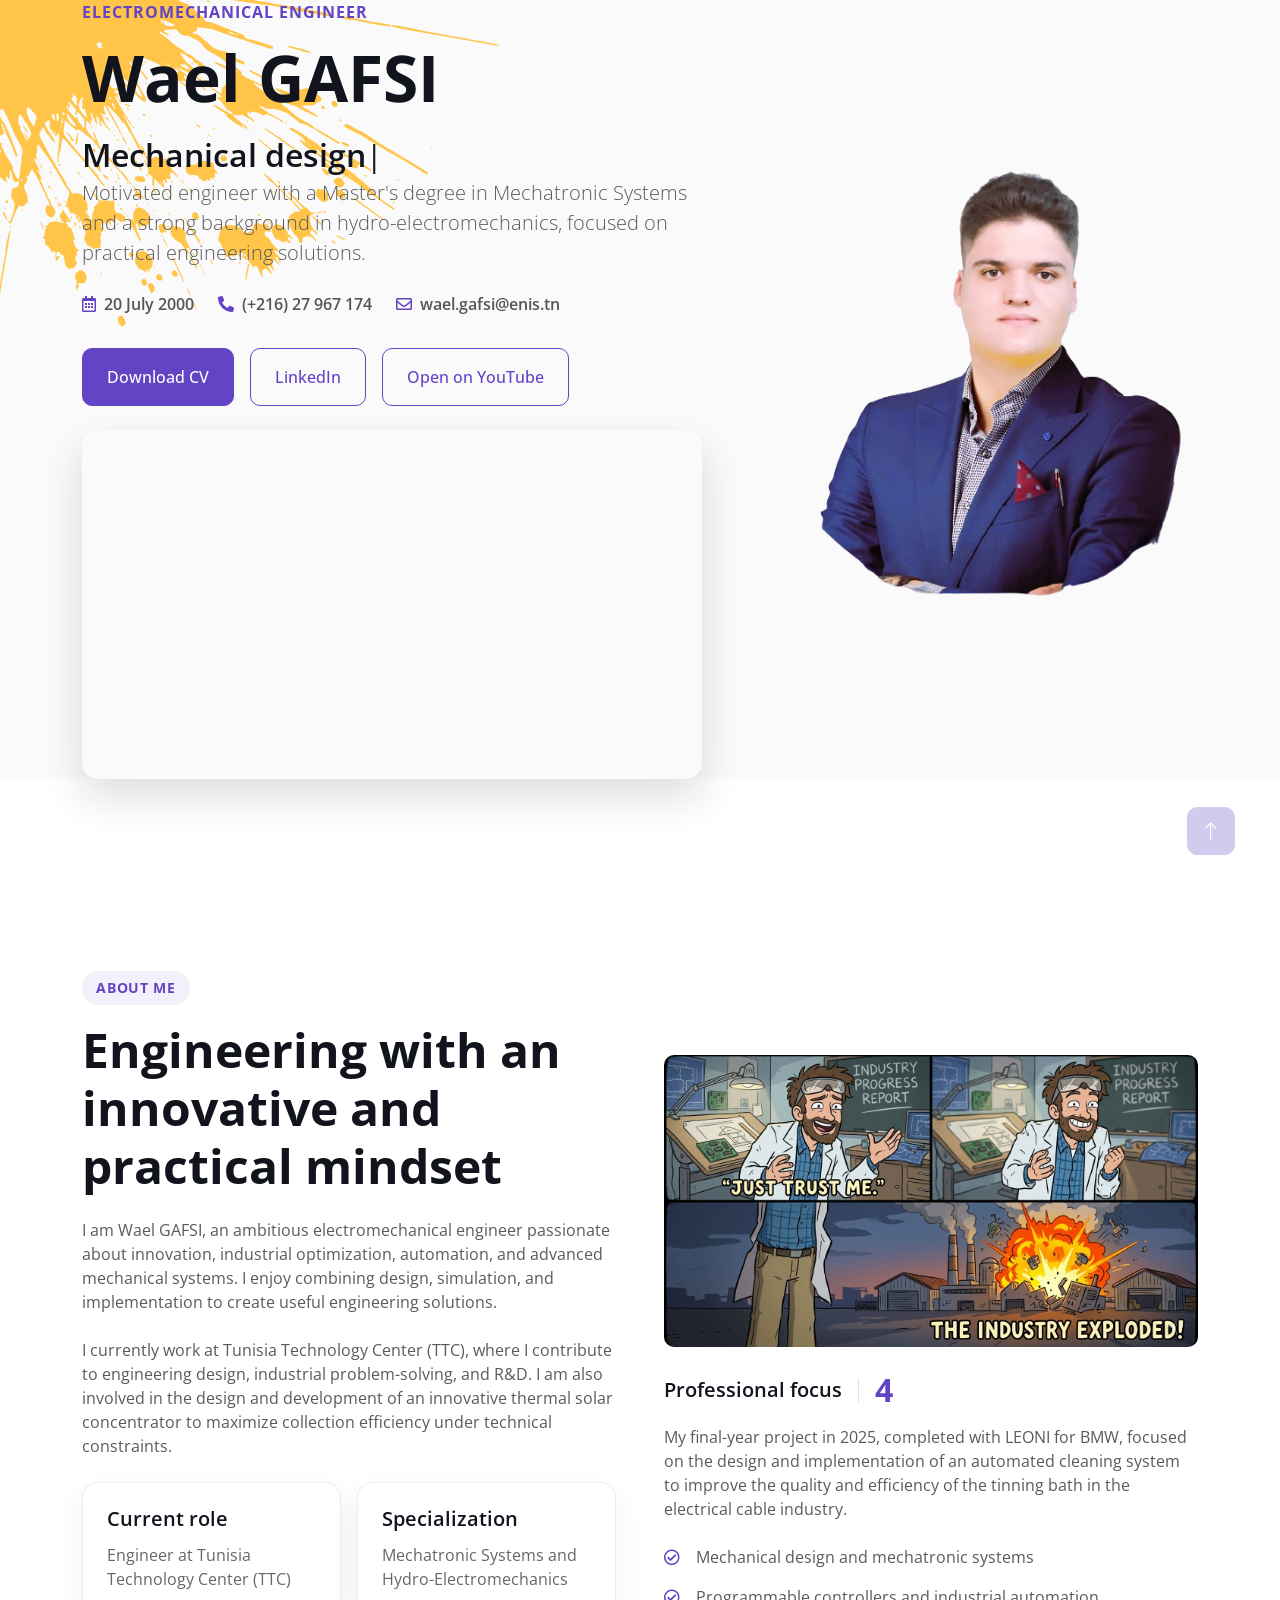
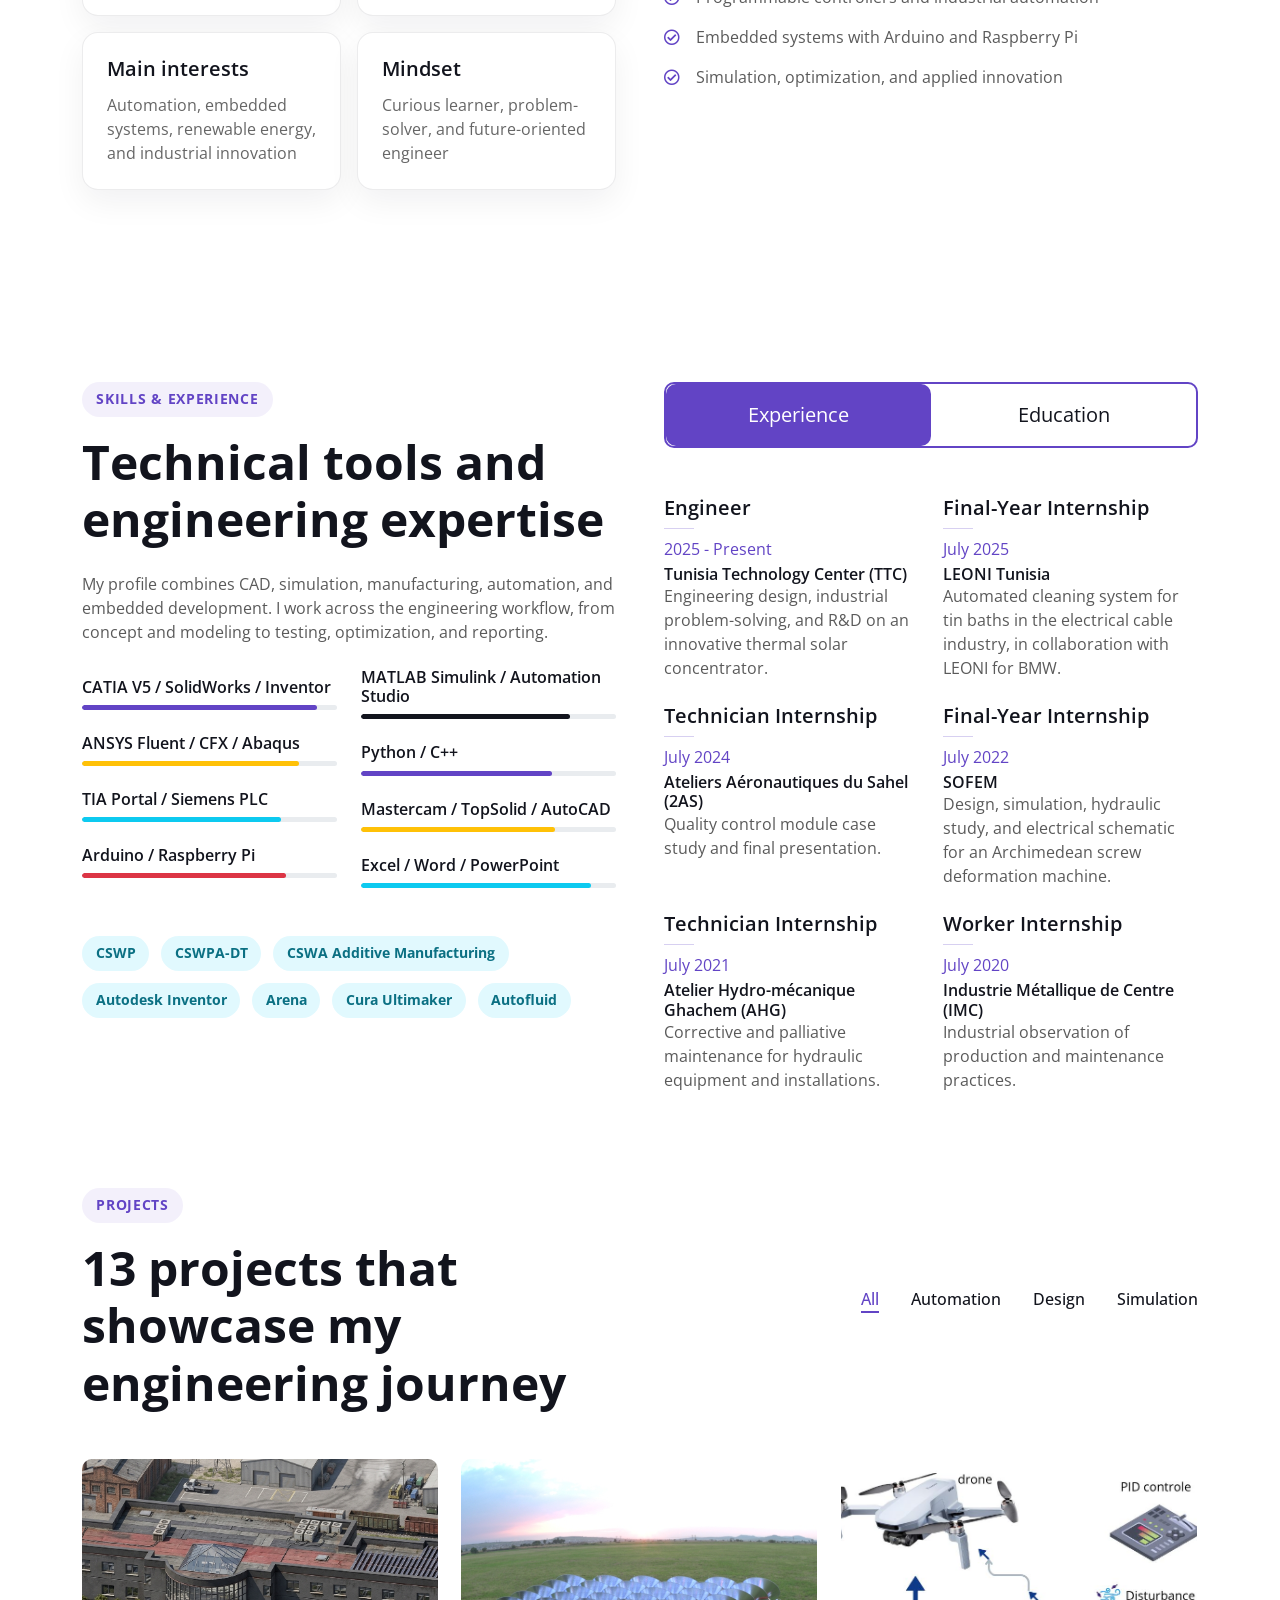
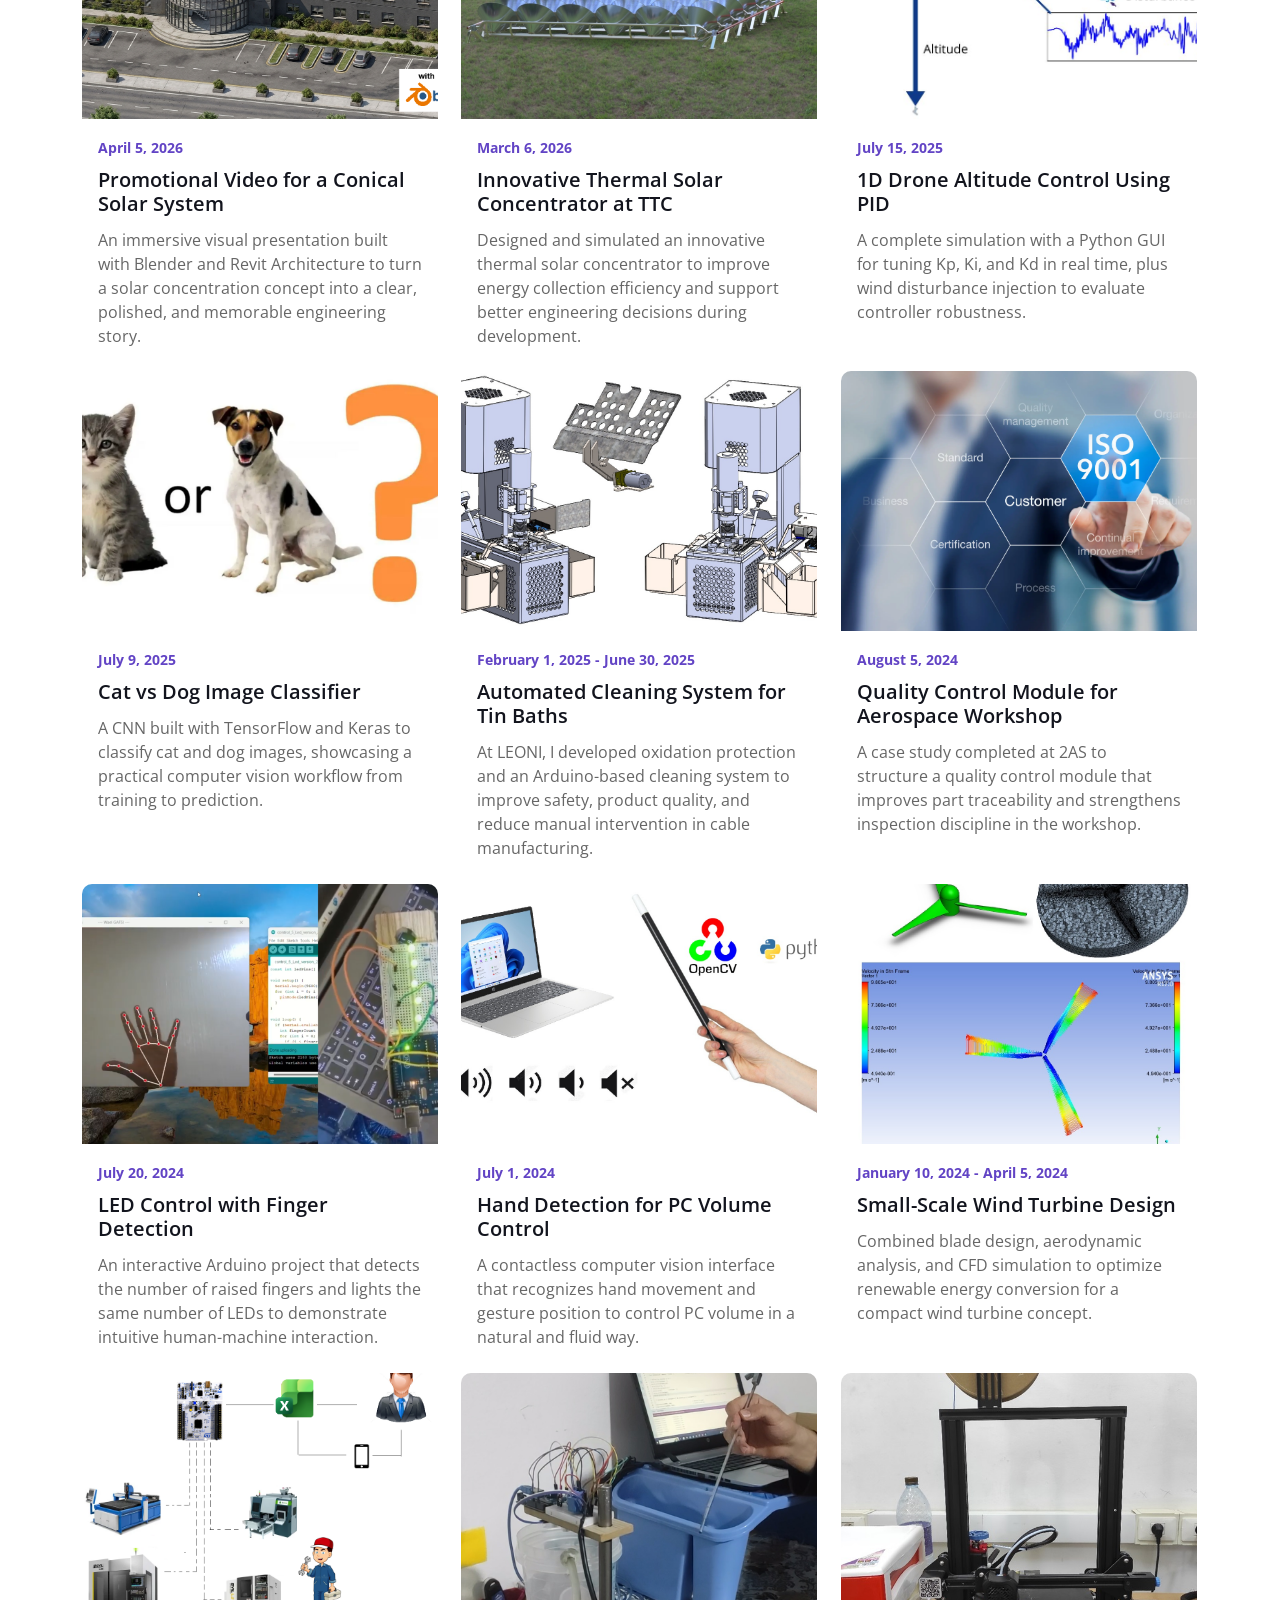
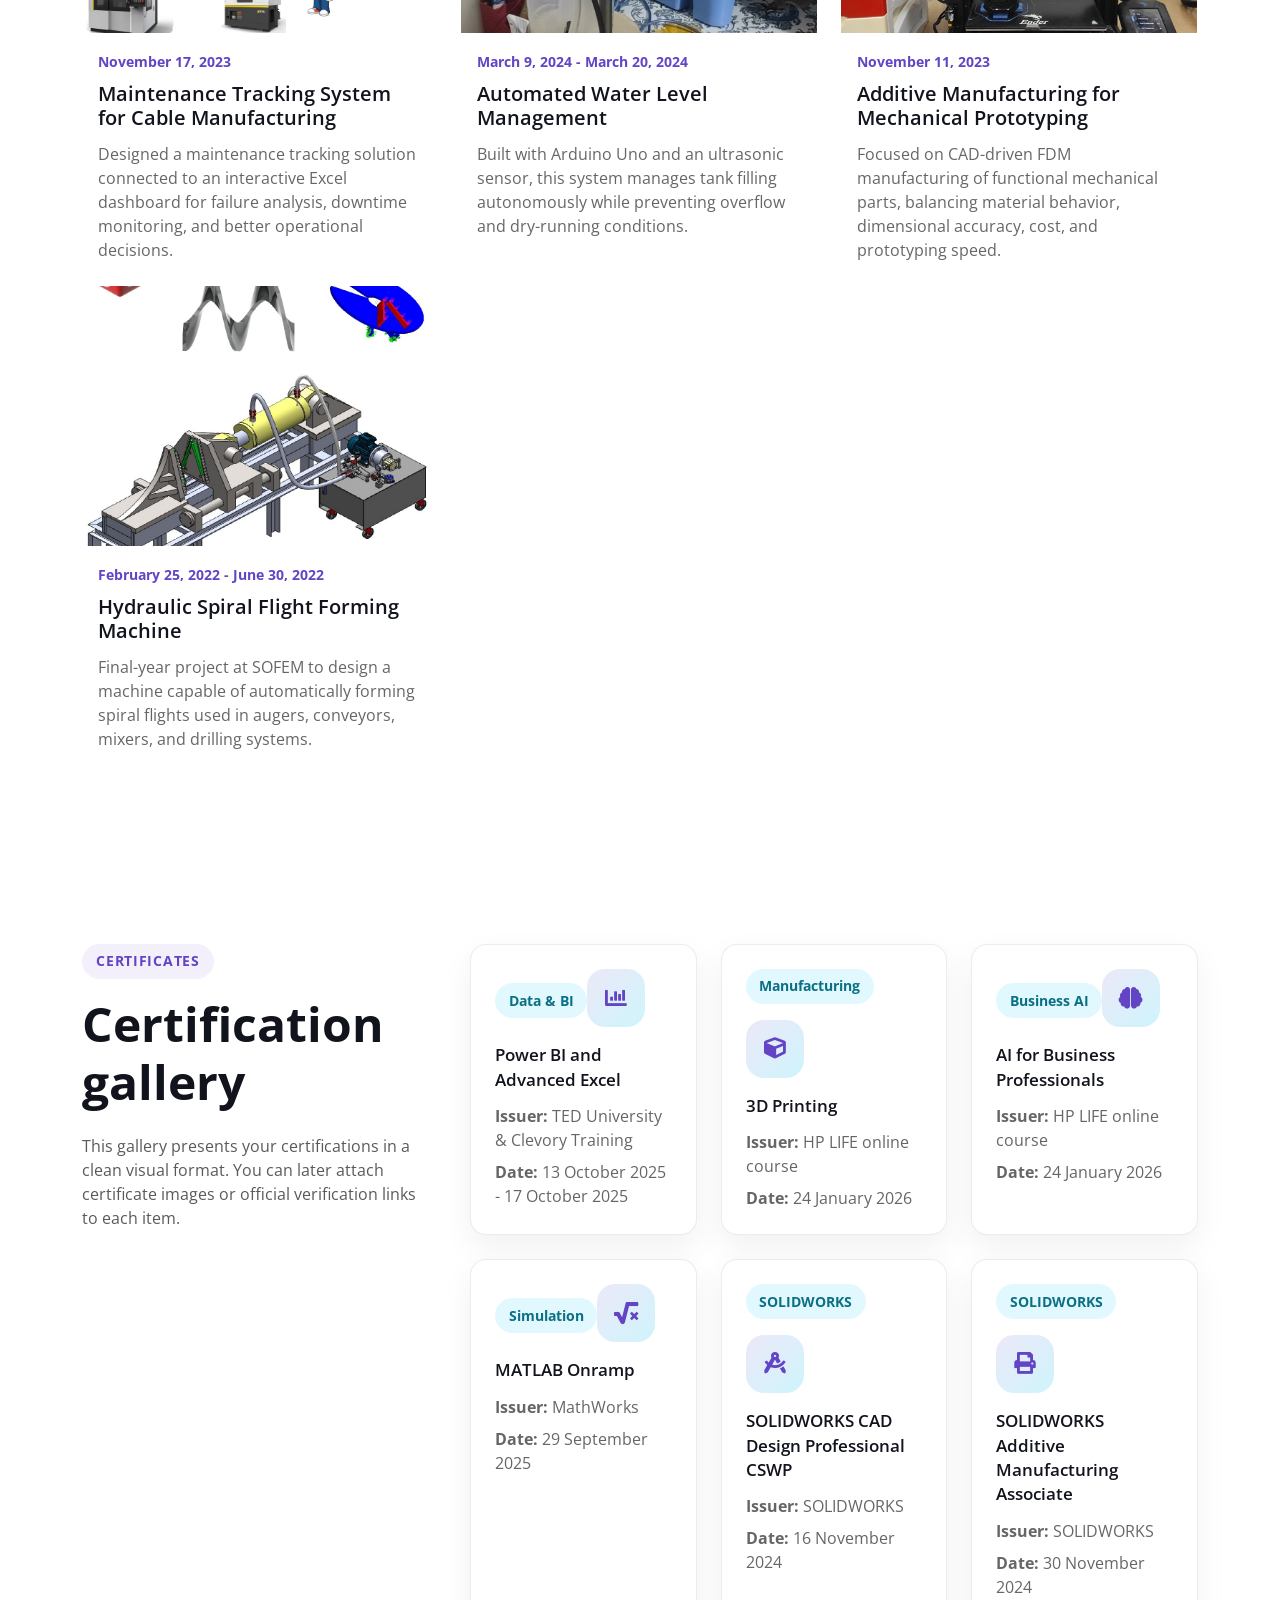
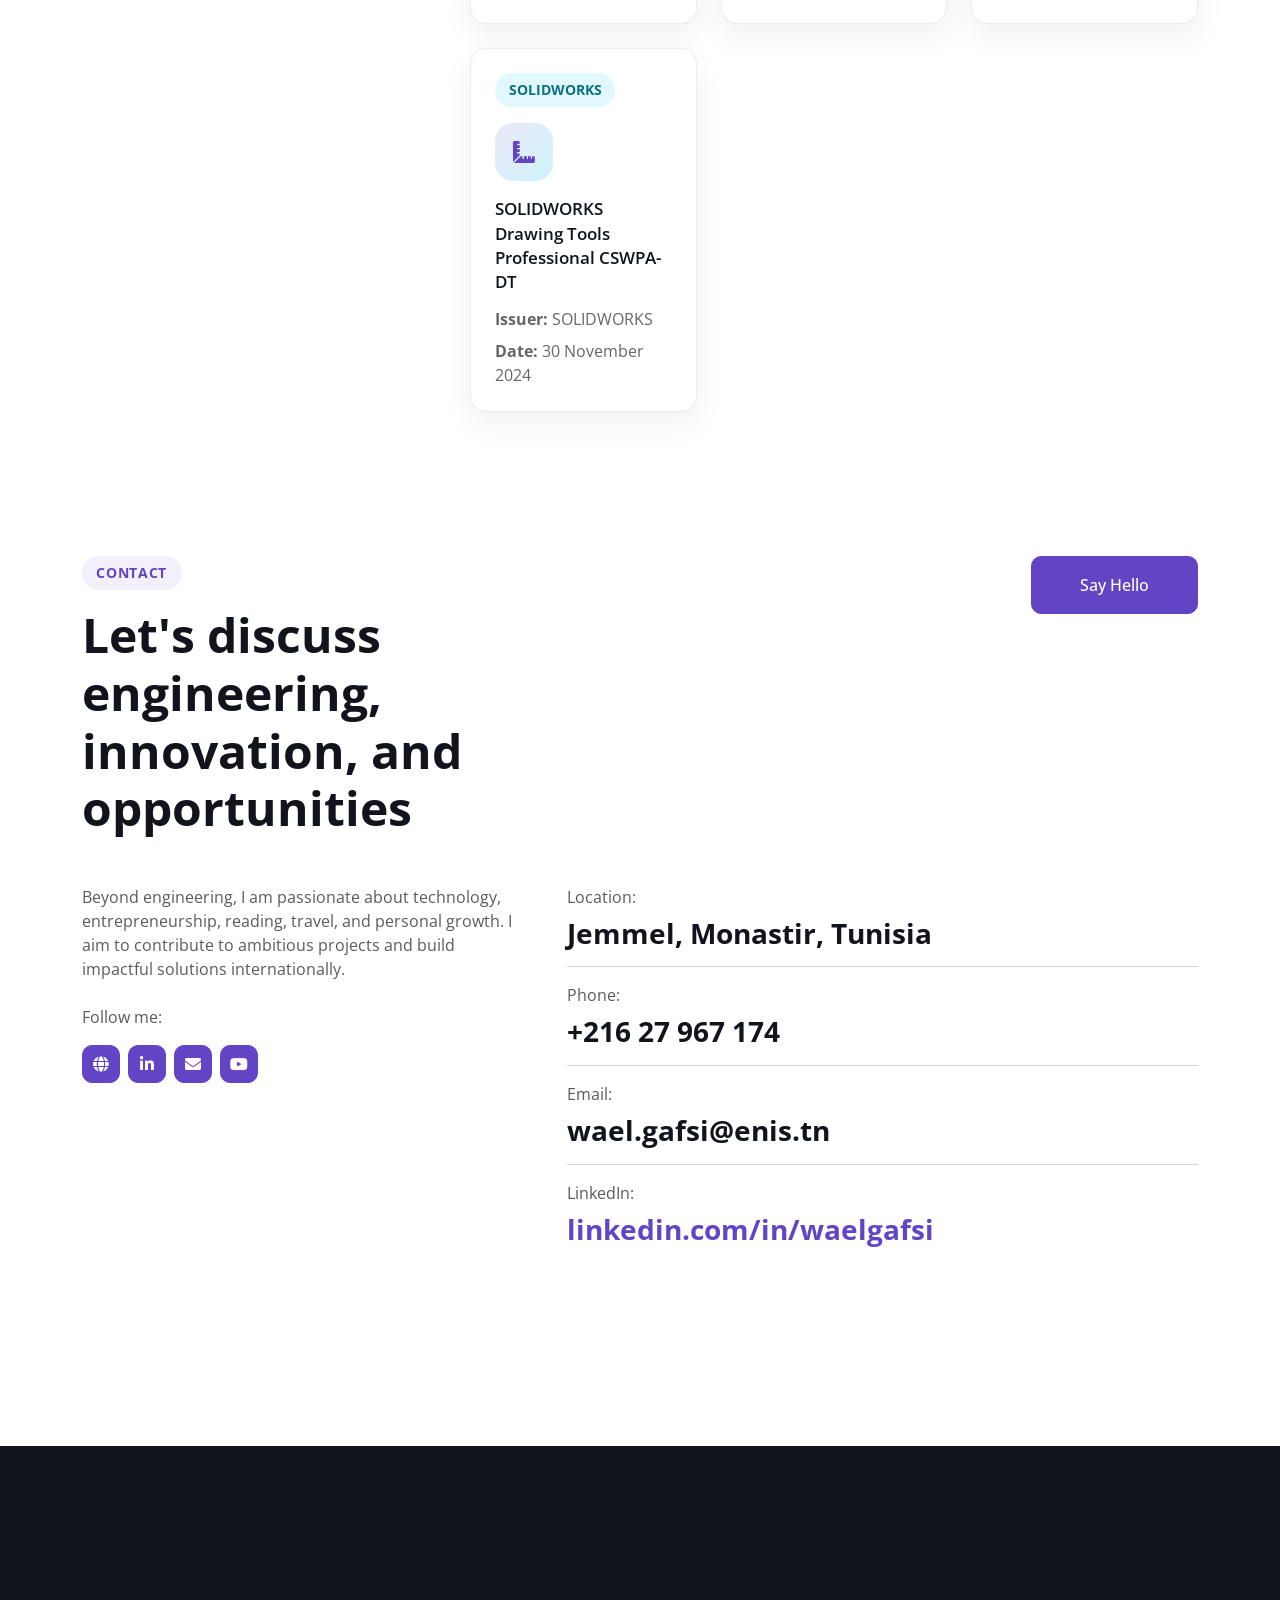
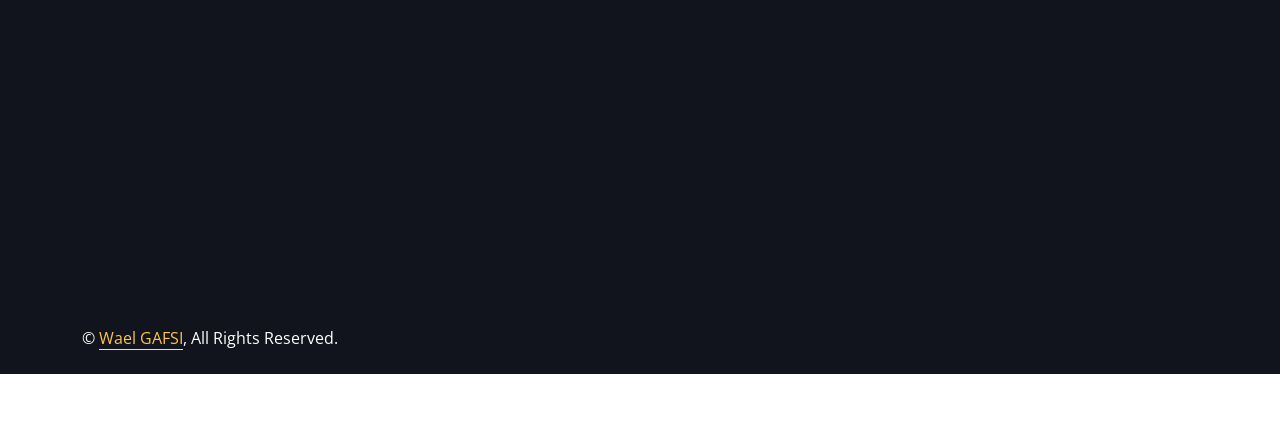
<file: index.html>
<!DOCTYPE html>
<html lang="en">
<head>
    <meta charset="utf-8">
    <title>Wael GAFSI | Electromechanical Engineer</title>
    <meta content="width=device-width, initial-scale=1.0" name="viewport">
    <meta content="Wael GAFSI electromechanical engineer mechatronics automation renewable energy" name="keywords">
    <meta content="Portfolio of Wael GAFSI, Electromechanical Engineer specialized in mechatronics, automation, and industrial innovation." name="description">
    <link href="img/wael.ico" rel="icon">
    <link rel="preconnect" href="https://fonts.googleapis.com">
    <link rel="preconnect" href="https://fonts.gstatic.com" crossorigin>
    <link href="https://fonts.googleapis.com/css2?family=Open+Sans:wght@400;500;600;700;800&display=swap" rel="stylesheet">
    <link href="https://cdnjs.cloudflare.com/ajax/libs/font-awesome/5.10.0/css/all.min.css" rel="stylesheet">
    <link href="https://cdn.jsdelivr.net/npm/bootstrap-icons@1.4.1/font/bootstrap-icons.css" rel="stylesheet">
    <link href="lib/animate/animate.min.css" rel="stylesheet">
    <link href="lib/lightbox/css/lightbox.min.css" rel="stylesheet">
    <link href="lib/owlcarousel/assets/owl.carousel.min.css" rel="stylesheet">
    <link href="css/bootstrap.min.css" rel="stylesheet">
    <link href="css/style.css" rel="stylesheet">
</head>
<body data-bs-spy="scroll" data-bs-target=".navbar" data-bs-offset="51">
    <div id="spinner" class="show bg-white position-fixed translate-middle w-100 vh-100 top-50 start-50 d-flex align-items-center justify-content-center">
        <div class="spinner-border text-primary" style="width: 3rem; height: 3rem;" role="status"><span class="sr-only">Loading...</span></div>
    </div>

    <nav class="navbar navbar-expand-lg bg-white navbar-light fixed-top shadow py-lg-0 px-4 px-lg-5 wow fadeIn" data-wow-delay="0.1s">
        <a href="index.html" class="navbar-brand d-block d-lg-none"><h1 class="text-primary fw-bold m-0">Wael</h1></a>
        <button type="button" class="navbar-toggler" data-bs-toggle="collapse" data-bs-target="#navbarCollapse"><span class="navbar-toggler-icon"></span></button>
        <div class="collapse navbar-collapse justify-content-between py-4 py-lg-0" id="navbarCollapse">
            <div class="navbar-nav ms-auto py-0">
                <a href="#home" class="nav-item nav-link active">Home</a>
                <a href="#about" class="nav-item nav-link">About</a>
                <a href="#skill" class="nav-item nav-link">Skills</a>
            </div>
            <a href="index.html" class="navbar-brand bg-info py-3 px-4 mx-3 d-none d-lg-block"><h1 class="text-primary fw-bold m-0">Wael</h1></a>
            <div class="navbar-nav me-auto py-0">
                <a href="#project" class="nav-item nav-link">Projects</a>
                <a href="#certificates" class="nav-item nav-link">Certificates</a>
                <a href="#contact" class="nav-item nav-link">Contact</a>
            </div>
            <div class="lang-switch d-flex align-items-center">
                <a class="btn btn-outline-primary active" href="index.html">EN</a>
                <a class="btn btn-outline-primary" href="index-fr.html">FR</a>
            </div>
        </div>
    </nav>

    <div class="container-fluid bg-light my-6 mt-0 hero-section" id="home">
        <div class="container">
            <div class="row g-5 align-items-center">
                <div class="col-lg-7 py-6 pb-0 pt-lg-0">
                    <p class="hero-label text-primary mb-3">Electromechanical Engineer</p>
                    <h1 class="display-3 mb-3">Wael GAFSI</h1>
                    <h2 class="typed-text-output d-inline"></h2>
                    <div class="typed-text d-none">Mechanical design specialist, Mechatronics engineer, Automation and PLC enthusiast, Industrial innovation focused engineer</div>
                    <p class="lead mb-4">Motivated engineer with a Master&apos;s degree in Mechatronic Systems and a strong background in hydro-electromechanics, focused on practical engineering solutions.</p>
                    <div class="hero-meta mb-4">
                        <span><i class="far fa-calendar-alt text-primary me-2"></i>20 July 2000</span>
                        <span><i class="fas fa-phone-alt text-primary me-2"></i>(+216) 27 967 174</span>
                        <span><i class="far fa-envelope text-primary me-2"></i>wael.gafsi@enis.tn</span>
                    </div>
                    <div class="d-flex flex-wrap align-items-center gap-3 pt-2">
                        <a href="downloads/GAFSI.Wael-CV-.pdf" class="btn btn-primary py-3 px-4">Download CV</a>
                        <a href="https://www.linkedin.com/in/waelgafsi/" class="btn btn-outline-primary py-3 px-4" target="_blank" rel="noopener noreferrer">LinkedIn</a>
                        <a href="https://youtu.be/HfgWjxQYQ6k?si=xqRaeyC1T4fsR9lP" class="btn btn-outline-primary py-3 px-4" target="_blank" rel="noopener noreferrer">Open on YouTube</a>
                    </div>
                    <div class="hero-video mt-4">
                        <div class="ratio ratio-16x9">
                            <iframe src="https://www.youtube.com/embed/HfgWjxQYQ6k" title="Wael GAFSI project video" allowfullscreen allow="accelerometer; autoplay; clipboard-write; encrypted-media; gyroscope; picture-in-picture; web-share"></iframe>
                        </div>
                    </div>
                </div>
                <div class="col-lg-5"><img class="img-fluid hero-image" src="img/profile.png" alt="Wael GAFSI"></div>
            </div>
        </div>
    </div>

    <div class="container-xxl py-6" id="about">
        <div class="container">
            <div class="row g-5 align-items-center">
                <div class="col-lg-6 wow fadeInUp" data-wow-delay="0.1s">
                    <div class="section-badge">About Me</div>
                    <h2 class="display-5 mb-4">Engineering with an innovative and practical mindset</h2>
                    <p class="mb-4">I am Wael GAFSI, an ambitious electromechanical engineer passionate about innovation, industrial optimization, automation, and advanced mechanical systems. I enjoy combining design, simulation, and implementation to create useful engineering solutions.</p>
                    <p class="mb-4">I currently work at Tunisia Technology Center (TTC), where I contribute to engineering design, industrial problem-solving, and R&amp;D. I am also involved in the design and development of an innovative thermal solar concentrator to maximize collection efficiency under technical constraints.</p>
                    <div class="info-grid">
                        <div class="info-card"><h5>Current role</h5><p>Engineer at Tunisia Technology Center (TTC)</p></div>
                        <div class="info-card"><h5>Specialization</h5><p>Mechatronic Systems and Hydro-Electromechanics</p></div>
                        <div class="info-card"><h5>Main interests</h5><p>Automation, embedded systems, renewable energy, and industrial innovation</p></div>
                        <div class="info-card"><h5>Mindset</h5><p>Curious learner, problem-solver, and future-oriented engineer</p></div>
                    </div>
                </div>
                <div class="col-lg-6 wow fadeInUp" data-wow-delay="0.5s">
                    <div class="mb-4">
                        <img class="img-fluid rounded w-100" src="img/about-1.jpg" alt="Engineering work">
                    </div>
                    <div class="d-flex align-items-center mb-3">
                        <h5 class="border-end pe-3 me-3 mb-0">Professional focus</h5>
                        <h2 class="text-primary fw-bold mb-0" data-toggle="counter-up">7</h2>
                    </div>
                    <p class="mb-4">My final-year project in 2025, completed with LEONI for BMW, focused on the design and implementation of an automated cleaning system to improve the quality and efficiency of the tinning bath in the electrical cable industry.</p>
                    <p class="mb-3"><i class="far fa-check-circle text-primary me-3"></i>Mechanical design and mechatronic systems</p>
                    <p class="mb-3"><i class="far fa-check-circle text-primary me-3"></i>Programmable controllers and industrial automation</p>
                    <p class="mb-3"><i class="far fa-check-circle text-primary me-3"></i>Embedded systems with Arduino and Raspberry Pi</p>
                    <p class="mb-3"><i class="far fa-check-circle text-primary me-3"></i>Simulation, optimization, and applied innovation</p>
                </div>
            </div>
        </div>
    </div>

    <div class="container-xxl py-6 pb-5" id="skill">
        <div class="container">
            <div class="row g-5">
                <div class="col-lg-6 wow fadeInUp" data-wow-delay="0.1s">
                    <div class="section-badge">Skills & Experience</div>
                    <h2 class="display-5 mb-4">Technical tools and engineering expertise</h2>
                    <p class="mb-4">My profile combines CAD, simulation, manufacturing, automation, and embedded development. I work across the engineering workflow, from concept and modeling to testing, optimization, and reporting.</p>
                    <div class="row align-items-center">
                        <div class="col-md-6">
                            <div class="skill mb-4"><div class="d-flex justify-content-between"><h6 class="font-weight-bold">CATIA V5 / SolidWorks / Inventor</h6></div><div class="progress"><div class="progress-bar bg-primary" role="progressbar" aria-valuenow="92" aria-valuemin="0" aria-valuemax="100"></div></div></div>
                            <div class="skill mb-4"><div class="d-flex justify-content-between"><h6 class="font-weight-bold">ANSYS Fluent / CFX / Abaqus</h6></div><div class="progress"><div class="progress-bar bg-warning" role="progressbar" aria-valuenow="85" aria-valuemin="0" aria-valuemax="100"></div></div></div>
                            <div class="skill mb-4"><div class="d-flex justify-content-between"><h6 class="font-weight-bold">TIA Portal / Siemens PLC</h6></div><div class="progress"><div class="progress-bar bg-info" role="progressbar" aria-valuenow="78" aria-valuemin="0" aria-valuemax="100"></div></div></div>
                            <div class="skill mb-4"><div class="d-flex justify-content-between"><h6 class="font-weight-bold">Arduino / Raspberry Pi</h6></div><div class="progress"><div class="progress-bar bg-danger" role="progressbar" aria-valuenow="80" aria-valuemin="0" aria-valuemax="100"></div></div></div>
                        </div>
                        <div class="col-md-6">
                            <div class="skill mb-4"><div class="d-flex justify-content-between"><h6 class="font-weight-bold">MATLAB Simulink / Automation Studio</h6></div><div class="progress"><div class="progress-bar bg-dark" role="progressbar" aria-valuenow="82" aria-valuemin="0" aria-valuemax="100"></div></div></div>
                            <div class="skill mb-4"><div class="d-flex justify-content-between"><h6 class="font-weight-bold">Python / C++</h6></div><div class="progress"><div class="progress-bar bg-primary" role="progressbar" aria-valuenow="75" aria-valuemin="0" aria-valuemax="100"></div></div></div>
                            <div class="skill mb-4"><div class="d-flex justify-content-between"><h6 class="font-weight-bold">Mastercam / TopSolid / AutoCAD</h6></div><div class="progress"><div class="progress-bar bg-warning" role="progressbar" aria-valuenow="76" aria-valuemin="0" aria-valuemax="100"></div></div></div>
                            <div class="skill mb-4"><div class="d-flex justify-content-between"><h6 class="font-weight-bold">Excel / Word / PowerPoint</h6></div><div class="progress"><div class="progress-bar bg-info" role="progressbar" aria-valuenow="90" aria-valuemin="0" aria-valuemax="100"></div></div></div>
                        </div>
                    </div>
                    <div class="tool-list mt-4">
                        <span>CSWP</span><span>CSWPA-DT</span><span>CSWA Additive Manufacturing</span><span>Autodesk Inventor</span><span>Arena</span><span>Cura Ultimaker</span><span>Autofluid</span>
                    </div>
                </div>
                <div class="col-lg-6 wow fadeInUp" data-wow-delay="0.5s">
                    <ul class="nav nav-pills rounded border border-2 border-primary mb-5">
                        <li class="nav-item w-50"><button class="nav-link w-100 py-3 fs-5 active" data-bs-toggle="pill" href="#tab-1">Experience</button></li>
                        <li class="nav-item w-50"><button class="nav-link w-100 py-3 fs-5" data-bs-toggle="pill" href="#tab-2">Education</button></li>
                    </ul>
                    <div class="tab-content">
                        <div id="tab-1" class="tab-pane fade show p-0 active">
                            <div class="row gy-4 gx-4">
                                <div class="col-sm-6"><h5>Engineer</h5><hr class="text-primary my-2"><p class="text-primary mb-1">2025 - Present</p><h6 class="mb-0">Tunisia Technology Center (TTC)</h6><p class="mb-0">Engineering design, industrial problem-solving, and R&amp;D on an innovative thermal solar concentrator.</p></div>
                                <div class="col-sm-6"><h5>Final-Year Internship</h5><hr class="text-primary my-2"><p class="text-primary mb-1">July 2025</p><h6 class="mb-0">LEONI Tunisia</h6><p class="mb-0">Automated cleaning system for tin baths in the electrical cable industry, in collaboration with LEONI for BMW.</p></div>
                                <div class="col-sm-6"><h5>Technician Internship</h5><hr class="text-primary my-2"><p class="text-primary mb-1">July 2024</p><h6 class="mb-0">Ateliers A&eacute;ronautiques du Sahel (2AS)</h6><p class="mb-0">Quality control module case study and final presentation.</p></div>
                                <div class="col-sm-6"><h5>Final-Year Internship</h5><hr class="text-primary my-2"><p class="text-primary mb-1">July 2022</p><h6 class="mb-0">SOFEM</h6><p class="mb-0">Design, simulation, hydraulic study, and electrical schematic for an Archimedean screw deformation machine.</p></div>
                                <div class="col-sm-6"><h5>Technician Internship</h5><hr class="text-primary my-2"><p class="text-primary mb-1">July 2021</p><h6 class="mb-0">Atelier Hydro-m&eacute;canique Ghachem (AHG)</h6><p class="mb-0">Corrective and palliative maintenance for hydraulic equipment and installations.</p></div>
                                <div class="col-sm-6"><h5>Worker Internship</h5><hr class="text-primary my-2"><p class="text-primary mb-1">July 2020</p><h6 class="mb-0">Industrie M&eacute;tallique de Centre (IMC)</h6><p class="mb-0">Industrial observation of production and maintenance practices.</p></div>
                            </div>
                        </div>
                        <div id="tab-2" class="tab-pane fade show p-0">
                            <div class="row gy-4 gx-4">
                                <div class="col-sm-6"><h5>Engineering Degree</h5><hr class="text-primary my-2"><p class="text-primary mb-1">Sep 2023 - Jun 2025</p><h6 class="mb-0">National Engineering School of Sfax</h6><p class="mb-0">Electromechanical Engineering: Energy</p></div>
                                <div class="col-sm-6"><h5>Master&apos;s Degree M1</h5><hr class="text-primary my-2"><p class="text-primary mb-1">Sep 2022 - May 2023</p><h6 class="mb-0">National Engineering School of Gabes</h6><p class="mb-0">Master&apos;s Degree in Mechatronic Systems</p></div>
                                <div class="col-sm-6"><h5>National Diploma</h5><hr class="text-primary my-2"><p class="text-primary mb-1">Oct 2019 - Jun 2022</p><h6 class="mb-0">Higher Institute of Industrial Systems of Gabes</h6><p class="mb-0">Mechanical Engineering: Hydro-Electromechanical</p></div>
                                <div class="col-sm-6"><h5>Languages</h5><hr class="text-primary my-2"><p class="mb-2"><strong>Arabic:</strong> Native</p><p class="mb-2"><strong>French:</strong> Intermediate</p><p class="mb-0"><strong>English:</strong> Intermediate</p></div>
                            </div>
                        </div>
                    </div>
                </div>
            </div>
        </div>
    </div>

    <div class="container-xxl py-6 pt-5" id="project">
        <div class="container">
            <div class="row g-5 mb-5 align-items-center wow fadeInUp" data-wow-delay="0.1s">
                <div class="col-lg-6"><div class="section-badge">Projects</div><h2 class="display-5 mb-0">13 projects that showcase my engineering journey</h2></div>
                <div class="col-lg-6 text-lg-end">
                    <ul class="list-inline mx-n3 mb-0" id="portfolio-flters">
                        <li class="mx-3 active" data-filter="*">All</li><li class="mx-3" data-filter=".automation">Automation</li><li class="mx-3" data-filter=".design">Design</li><li class="mx-3" data-filter=".simulation">Simulation</li>
                    </ul>
                </div>
            </div>
            <div class="row g-4 portfolio-container wow fadeInUp" data-wow-delay="0.1s">
                <div class="col-lg-4 col-md-6 portfolio-item design simulation"><div class="portfolio-img rounded overflow-hidden"><img class="img-fluid" src="img/project-1.png" alt="Promotional video for a conical solar concentration system"><div class="portfolio-overlay-text"><span class="portfolio-date">April 5, 2026</span><h5>Promotional Video for a Conical Solar System</h5><p>An immersive visual presentation built with Blender and Revit Architecture to turn a solar concentration concept into a clear, polished, and memorable engineering story.</p></div><div class="portfolio-btn"><a class="btn btn-lg-square btn-outline-secondary border-2 mx-1" href="img/project-1.png" data-lightbox="portfolio"><i class="fa fa-eye"></i></a></div></div></div>
                <div class="col-lg-4 col-md-6 portfolio-item design simulation"><div class="portfolio-img rounded overflow-hidden"><img class="img-fluid" src="img/project-2.jpg" alt="Innovative thermal solar concentrator"><div class="portfolio-overlay-text"><span class="portfolio-date">March 6, 2026</span><h5>Innovative Thermal Solar Concentrator at TTC</h5><p>Designed and simulated an innovative thermal solar concentrator to improve energy collection efficiency and support better engineering decisions during development.</p></div><div class="portfolio-btn"><a class="btn btn-lg-square btn-outline-secondary border-2 mx-1" href="img/project-2.jpg" data-lightbox="portfolio"><i class="fa fa-eye"></i></a></div></div></div>
                <div class="col-lg-4 col-md-6 portfolio-item automation simulation"><div class="portfolio-img rounded overflow-hidden"><img class="img-fluid" src="img/project-3.jpg" alt="1D drone altitude control using PID"><div class="portfolio-overlay-text"><span class="portfolio-date">July 15, 2025</span><h5>1D Drone Altitude Control Using PID</h5><p>A complete simulation with a Python GUI for tuning Kp, Ki, and Kd in real time, plus wind disturbance injection to evaluate controller robustness.</p></div><div class="portfolio-btn"><a class="btn btn-lg-square btn-outline-secondary border-2 mx-1" href="img/project-3.jpg" data-lightbox="portfolio"><i class="fa fa-eye"></i></a><a class="btn btn-lg-square btn-outline-secondary border-2 mx-1" href="https://lnkd.in/ezXtNTFW" target="_blank" rel="noopener noreferrer"><i class="fa fa-link"></i></a></div></div></div>
                <div class="col-lg-4 col-md-6 portfolio-item simulation"><div class="portfolio-img rounded overflow-hidden"><img class="img-fluid" src="img/project-4.png" alt="Cat vs Dog image classifier"><div class="portfolio-overlay-text"><span class="portfolio-date">July 9, 2025</span><h5>Cat vs Dog Image Classifier</h5><p>A CNN built with TensorFlow and Keras to classify cat and dog images, showcasing a practical computer vision workflow from training to prediction.</p></div><div class="portfolio-btn"><a class="btn btn-lg-square btn-outline-secondary border-2 mx-1" href="img/project-4.png" data-lightbox="portfolio"><i class="fa fa-eye"></i></a><a class="btn btn-lg-square btn-outline-secondary border-2 mx-1" href="https://github.com/WaelGAFSI/Cat-Vs-Dog-Classifier.git" target="_blank" rel="noopener noreferrer"><i class="fab fa-github"></i></a></div></div></div>
                <div class="col-lg-4 col-md-6 portfolio-item automation design"><div class="portfolio-img rounded overflow-hidden"><img class="img-fluid" src="img/project-5.JPG" alt="Automated cleaning system for tin baths"><div class="portfolio-overlay-text"><span class="portfolio-date">February 1, 2025 - June 30, 2025</span><h5>Automated Cleaning System for Tin Baths</h5><p>At LEONI, I developed oxidation protection and an Arduino-based cleaning system to improve safety, product quality, and reduce manual intervention in cable manufacturing.</p></div><div class="portfolio-btn"><a class="btn btn-lg-square btn-outline-secondary border-2 mx-1" href="img/project-5.JPG" data-lightbox="portfolio"><i class="fa fa-eye"></i></a><a class="btn btn-lg-square btn-outline-secondary border-2 mx-1" href="https://www.linkedin.com/posts/activity-7343928129343614977-sqNV?utm_source=share&utm_medium=member_desktop&rcm=ACoAADdjwcEBtgKhzoruEP8I3Ej2GQE8hj1qPjI" target="_blank" rel="noopener noreferrer"><i class="fa fa-link"></i></a></div></div></div>
                <div class="col-lg-4 col-md-6 portfolio-item automation design"><div class="portfolio-img rounded overflow-hidden"><img class="img-fluid" src="img/project-6.png" alt="Quality control module for aerospace workshop"><div class="portfolio-overlay-text"><span class="portfolio-date">August 5, 2024</span><h5>Quality Control Module for Aerospace Workshop</h5><p>A case study completed at 2AS to structure a quality control module that improves part traceability and strengthens inspection discipline in the workshop.</p></div><div class="portfolio-btn"><a class="btn btn-lg-square btn-outline-secondary border-2 mx-1" href="img/project-6.png" data-lightbox="portfolio"><i class="fa fa-eye"></i></a></div></div></div>
                <div class="col-lg-4 col-md-6 portfolio-item automation"><div class="portfolio-img rounded overflow-hidden"><img class="img-fluid" src="img/project-7.png" alt="LED control with finger detection"><div class="portfolio-overlay-text"><span class="portfolio-date">July 20, 2024</span><h5>LED Control with Finger Detection</h5><p>An interactive Arduino project that detects the number of raised fingers and lights the same number of LEDs to demonstrate intuitive human-machine interaction.</p></div><div class="portfolio-btn"><a class="btn btn-lg-square btn-outline-secondary border-2 mx-1" href="img/project-7.png" data-lightbox="portfolio"><i class="fa fa-eye"></i></a><a class="btn btn-lg-square btn-outline-secondary border-2 mx-1" href="https://www.linkedin.com/posts/ugcPost-7224794012740689921-5cje?utm_source=share&utm_medium=member_desktop&rcm=ACoAADdjwcEBtgKhzoruEP8I3Ej2GQE8hj1qPjI" target="_blank" rel="noopener noreferrer"><i class="fa fa-link"></i></a></div></div></div>
                <div class="col-lg-4 col-md-6 portfolio-item automation simulation"><div class="portfolio-img rounded overflow-hidden"><img class="img-fluid" src="img/project-8.jpg" alt="Hand detection for PC volume control"><div class="portfolio-overlay-text"><span class="portfolio-date">July 1, 2024</span><h5>Hand Detection for PC Volume Control</h5><p>A contactless computer vision interface that recognizes hand movement and gesture position to control PC volume in a natural and fluid way.</p></div><div class="portfolio-btn"><a class="btn btn-lg-square btn-outline-secondary border-2 mx-1" href="img/project-8.jpg" data-lightbox="portfolio"><i class="fa fa-eye"></i></a></div></div></div>
                <div class="col-lg-4 col-md-6 portfolio-item design simulation"><div class="portfolio-img rounded overflow-hidden"><img class="img-fluid" src="img/project-9.jpg" alt="Small-scale wind turbine design"><div class="portfolio-overlay-text"><span class="portfolio-date">January 10, 2024 - April 5, 2024</span><h5>Small-Scale Wind Turbine Design</h5><p>Combined blade design, aerodynamic analysis, and CFD simulation to optimize renewable energy conversion for a compact wind turbine concept.</p></div><div class="portfolio-btn"><a class="btn btn-lg-square btn-outline-secondary border-2 mx-1" href="img/project-9.jpg" data-lightbox="portfolio"><i class="fa fa-eye"></i></a></div></div></div>
                <div class="col-lg-4 col-md-6 portfolio-item automation simulation"><div class="portfolio-img rounded overflow-hidden"><img class="img-fluid" src="img/project-10.png" alt="Industrial maintenance tracking system"><div class="portfolio-overlay-text"><span class="portfolio-date">November 17, 2023</span><h5>Maintenance Tracking System for Cable Manufacturing</h5><p>Designed a maintenance tracking solution connected to an interactive Excel dashboard for failure analysis, downtime monitoring, and better operational decisions.</p></div><div class="portfolio-btn"><a class="btn btn-lg-square btn-outline-secondary border-2 mx-1" href="img/project-10.png" data-lightbox="portfolio"><i class="fa fa-eye"></i></a></div></div></div>
                <div class="col-lg-4 col-md-6 portfolio-item automation"><div class="portfolio-img rounded overflow-hidden"><img class="img-fluid" src="img/project-11.jpg" alt="Automated water level management"><div class="portfolio-overlay-text"><span class="portfolio-date">March 9, 2024 - March 20, 2024</span><h5>Automated Water Level Management</h5><p>Built with Arduino Uno and an ultrasonic sensor, this system manages tank filling autonomously while preventing overflow and dry-running conditions.</p></div><div class="portfolio-btn"><a class="btn btn-lg-square btn-outline-secondary border-2 mx-1" href="img/project-11.jpg" data-lightbox="portfolio"><i class="fa fa-eye"></i></a></div></div></div>
                <div class="col-lg-4 col-md-6 portfolio-item design"><div class="portfolio-img rounded overflow-hidden"><img class="img-fluid" src="img/project-12.jpg" alt="Additive manufacturing for mechanical prototyping"><div class="portfolio-overlay-text"><span class="portfolio-date">November 11, 2023</span><h5>Additive Manufacturing for Mechanical Prototyping</h5><p>Focused on CAD-driven FDM manufacturing of functional mechanical parts, balancing material behavior, dimensional accuracy, cost, and prototyping speed.</p></div><div class="portfolio-btn"><a class="btn btn-lg-square btn-outline-secondary border-2 mx-1" href="img/project-12.jpg" data-lightbox="portfolio"><i class="fa fa-eye"></i></a><a class="btn btn-lg-square btn-outline-secondary border-2 mx-1" href="https://www.linkedin.com/posts/ugcPost-7212832233676550144-4GzD?utm_source=share&utm_medium=member_desktop&rcm=ACoAADdjwcEBtgKhzoruEP8I3Ej2GQE8hj1qPjI" target="_blank" rel="noopener noreferrer"><i class="fa fa-link"></i></a></div></div></div>
                <div class="col-lg-4 col-md-6 portfolio-item automation design"><div class="portfolio-img rounded overflow-hidden"><img class="img-fluid" src="img/project-13.jpg" alt="Hydraulic spiral flight forming machine"><div class="portfolio-overlay-text"><span class="portfolio-date">February 25, 2022 - June 30, 2022</span><h5>Hydraulic Spiral Flight Forming Machine</h5><p>Final-year project at SOFEM to design a machine capable of automatically forming spiral flights used in augers, conveyors, mixers, and drilling systems.</p></div><div class="portfolio-btn"><a class="btn btn-lg-square btn-outline-secondary border-2 mx-1" href="img/project-13.jpg" data-lightbox="portfolio"><i class="fa fa-eye"></i></a></div></div></div>
            </div>
            </div>
        </div>
    </div>

    <div class="container-xxl py-6" id="certificates">
        <div class="container">
            <div class="row g-5 align-items-start">
                <div class="col-lg-4 wow fadeInUp" data-wow-delay="0.1s">
                    <div class="section-badge">Certificates</div>
                    <h2 class="display-5 mb-4">Certification gallery</h2>
                    <p class="mb-0">This gallery presents your certifications in a clean visual format. You can later attach certificate images or official verification links to each item.</p>
                </div>
                <div class="col-lg-8 wow fadeInUp" data-wow-delay="0.3s">
                    <div class="row g-4">
                        <div class="col-md-6 col-xl-4"><div class="certificate-card certificate-gallery-card"><span class="certificate-tag">Data &amp; BI</span><div class="certificate-icon"><i class="fas fa-chart-bar"></i></div><h4>Power BI and Advanced Excel</h4><p class="mb-2"><strong>Issuer:</strong> TED University &amp; Clevory Training</p><p class="mb-0"><strong>Date:</strong> 13 October 2025 - 17 October 2025</p></div></div>
                        <div class="col-md-6 col-xl-4"><div class="certificate-card certificate-gallery-card"><span class="certificate-tag">Manufacturing</span><div class="certificate-icon"><i class="fas fa-cube"></i></div><h4>3D Printing</h4><p class="mb-2"><strong>Issuer:</strong> HP LIFE online course</p><p class="mb-0"><strong>Date:</strong> 24 January 2026</p></div></div>
                        <div class="col-md-6 col-xl-4"><div class="certificate-card certificate-gallery-card"><span class="certificate-tag">Business AI</span><div class="certificate-icon"><i class="fas fa-brain"></i></div><h4>AI for Business Professionals</h4><p class="mb-2"><strong>Issuer:</strong> HP LIFE online course</p><p class="mb-0"><strong>Date:</strong> 24 January 2026</p></div></div>
                        <div class="col-md-6 col-xl-4"><div class="certificate-card certificate-gallery-card"><span class="certificate-tag">Simulation</span><div class="certificate-icon"><i class="fas fa-square-root-alt"></i></div><h4>MATLAB Onramp</h4><p class="mb-2"><strong>Issuer:</strong> MathWorks</p><p class="mb-0"><strong>Date:</strong> 29 September 2025</p></div></div>
                        <div class="col-md-6 col-xl-4"><div class="certificate-card certificate-gallery-card"><span class="certificate-tag">SOLIDWORKS</span><div class="certificate-icon"><i class="fas fa-drafting-compass"></i></div><h4>SOLIDWORKS CAD Design Professional CSWP</h4><p class="mb-2"><strong>Issuer:</strong> SOLIDWORKS</p><p class="mb-0"><strong>Date:</strong> 16 November 2024</p></div></div>
                        <div class="col-md-6 col-xl-4"><div class="certificate-card certificate-gallery-card"><span class="certificate-tag">SOLIDWORKS</span><div class="certificate-icon"><i class="fas fa-print"></i></div><h4>SOLIDWORKS Additive Manufacturing Associate</h4><p class="mb-2"><strong>Issuer:</strong> SOLIDWORKS</p><p class="mb-0"><strong>Date:</strong> 30 November 2024</p></div></div>
                        <div class="col-md-6 col-xl-4"><div class="certificate-card certificate-gallery-card"><span class="certificate-tag">SOLIDWORKS</span><div class="certificate-icon"><i class="fas fa-ruler-combined"></i></div><h4>SOLIDWORKS Drawing Tools Professional CSWPA-DT</h4><p class="mb-2"><strong>Issuer:</strong> SOLIDWORKS</p><p class="mb-0"><strong>Date:</strong> 30 November 2024</p></div></div>
                    </div>
                </div>
            </div>
        </div>
    </div>

    <div class="container-xxl pb-5" id="contact">
        <div class="container py-5">
            <div class="row g-5 mb-5 wow fadeInUp" data-wow-delay="0.1s">
                <div class="col-lg-6"><div class="section-badge">Contact</div><h2 class="display-5 mb-0">Let&apos;s discuss engineering, innovation, and opportunities</h2></div>
                <div class="col-lg-6 text-lg-end"><a class="btn btn-primary py-3 px-5" href="mailto:wael.gafsi@enis.tn">Say Hello</a></div>
            </div>
            <div class="row g-5">
                <div class="col-lg-5 col-md-6 wow fadeInUp" data-wow-delay="0.3s">
                    <p class="mb-4">Beyond engineering, I am passionate about technology, entrepreneurship, reading, travel, and personal growth. I aim to contribute to ambitious projects and build impactful solutions internationally.</p>
                    <p class="mb-2">Follow me:</p>
                    <div class="d-flex pt-2">
                        <a class="btn btn-square btn-primary me-2" href="https://portfolio-wael.onrender.com/" target="_blank" rel="noopener noreferrer"><i class="fa fa-globe"></i></a>
                        <a class="btn btn-square btn-primary me-2" href="https://www.linkedin.com/in/waelgafsi/" target="_blank" rel="noopener noreferrer"><i class="fab fa-linkedin-in"></i></a>
                        <a class="btn btn-square btn-primary me-2" href="mailto:wael.gafsi@enis.tn"><i class="fa fa-envelope"></i></a>
                        <a class="btn btn-square btn-primary me-2" href="https://youtu.be/HfgWjxQYQ6k?si=xqRaeyC1T4fsR9lP" target="_blank" rel="noopener noreferrer"><i class="fab fa-youtube"></i></a>
                    </div>
                </div>
                <div class="col-lg-7 col-md-6 wow fadeInUp" data-wow-delay="0.5s">
                    <p class="mb-2">Location:</p><h3 class="fw-bold">Jemmel, Monastir, Tunisia</h3><hr class="w-100">
                    <p class="mb-2">Phone:</p><h3 class="fw-bold">+216 27 967 174</h3><hr class="w-100">
                    <p class="mb-2">Email:</p><h3 class="fw-bold">wael.gafsi@enis.tn</h3><hr class="w-100">
                    <p class="mb-2">LinkedIn:</p><h3 class="fw-bold"><a href="https://www.linkedin.com/in/waelgafsi/" target="_blank" rel="noopener noreferrer">linkedin.com/in/waelgafsi</a></h3>
                </div>
            </div>
        </div>
    </div>

    <div class="container-xxl pt-5 px-0 wow fadeInUp" data-wow-delay="0.1s"><div class="container-xxl pt-5 px-0"><div class="bg-dark"><iframe src="https://www.google.com/maps/embed?pb=!1m18!1m12!1m3!1d1715350.5506369068!2d10.62616774621481!3d33.647712153028246!2m3!1f0!2f0!3f0!3m2!1i1024!2i768!4f13.1!3m3!1m2!1s0x13d27992f0f0b8c7%3A0x432ba7c45e3e7d8!2sJemmel%2C%20Monastir%2C%20Tunisia!5e0!3m2!1sen!2sbd!4v1693606904889!5m2!1sen!2sbd" frameborder="0" style="width: 100%; height: 450px; border: 0;" allowfullscreen="" aria-hidden="false" tabindex="0"></iframe></div></div></div>
    <div class="container-fluid bg-dark text-white py-4"><div class="container"><div class="row"><div class="col-md-12 text-center text-md-start">&copy; <a class="border-bottom text-secondary" href="index.html">Wael GAFSI</a>, All Rights Reserved.</div></div></div></div>
    <a href="#" class="btn btn-lg btn-primary btn-lg-square back-to-top"><i class="bi bi-arrow-up"></i></a>

    <script src="https://code.jquery.com/jquery-3.4.1.min.js"></script>
    <script src="https://cdn.jsdelivr.net/npm/bootstrap@5.0.0/dist/js/bootstrap.bundle.min.js"></script>
    <script src="lib/wow/wow.min.js"></script>
    <script src="lib/easing/easing.min.js"></script>
    <script src="lib/waypoints/waypoints.min.js"></script>
    <script src="lib/typed/typed.min.js"></script>
    <script src="lib/counterup/counterup.min.js"></script>
    <script src="lib/owlcarousel/owl.carousel.min.js"></script>
    <script src="lib/isotope/isotope.pkgd.min.js"></script>
    <script src="lib/lightbox/js/lightbox.min.js"></script>
    <script src="js/main.js"></script>
</body>
</html>
</file>
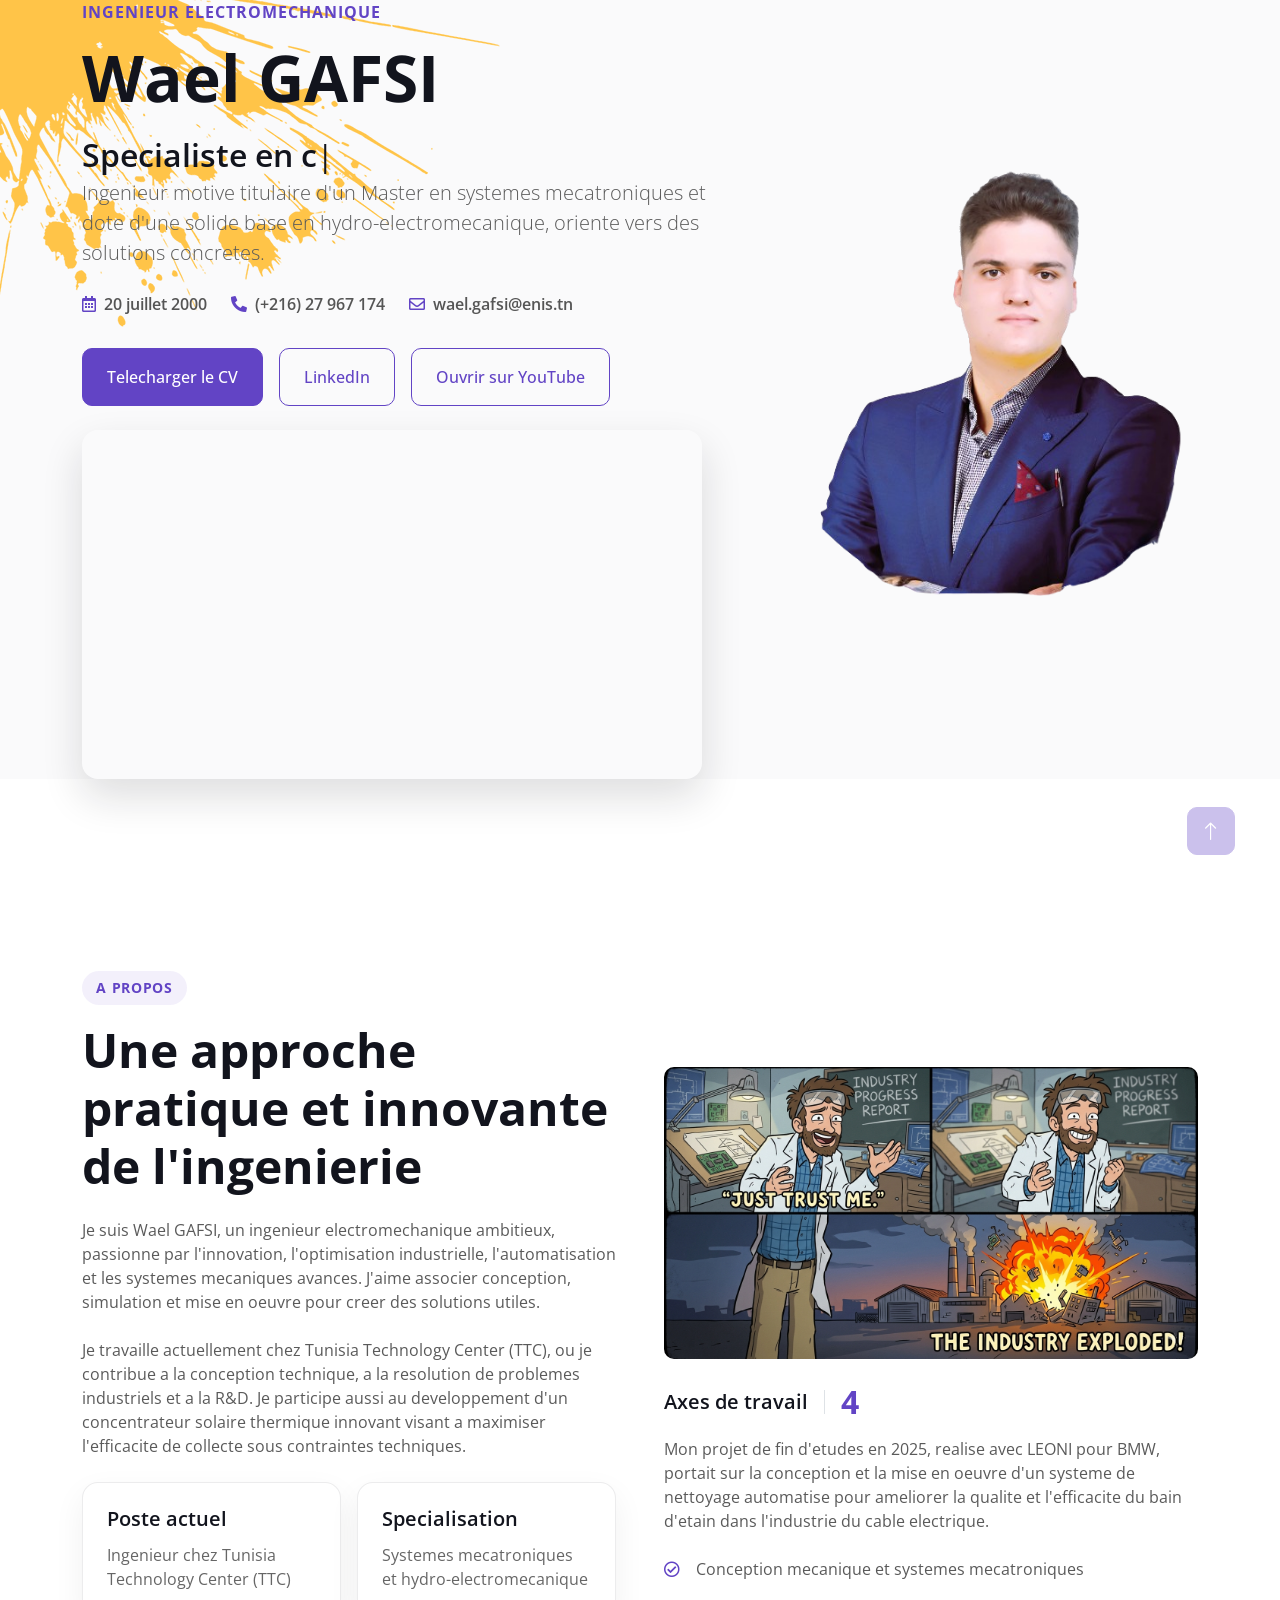
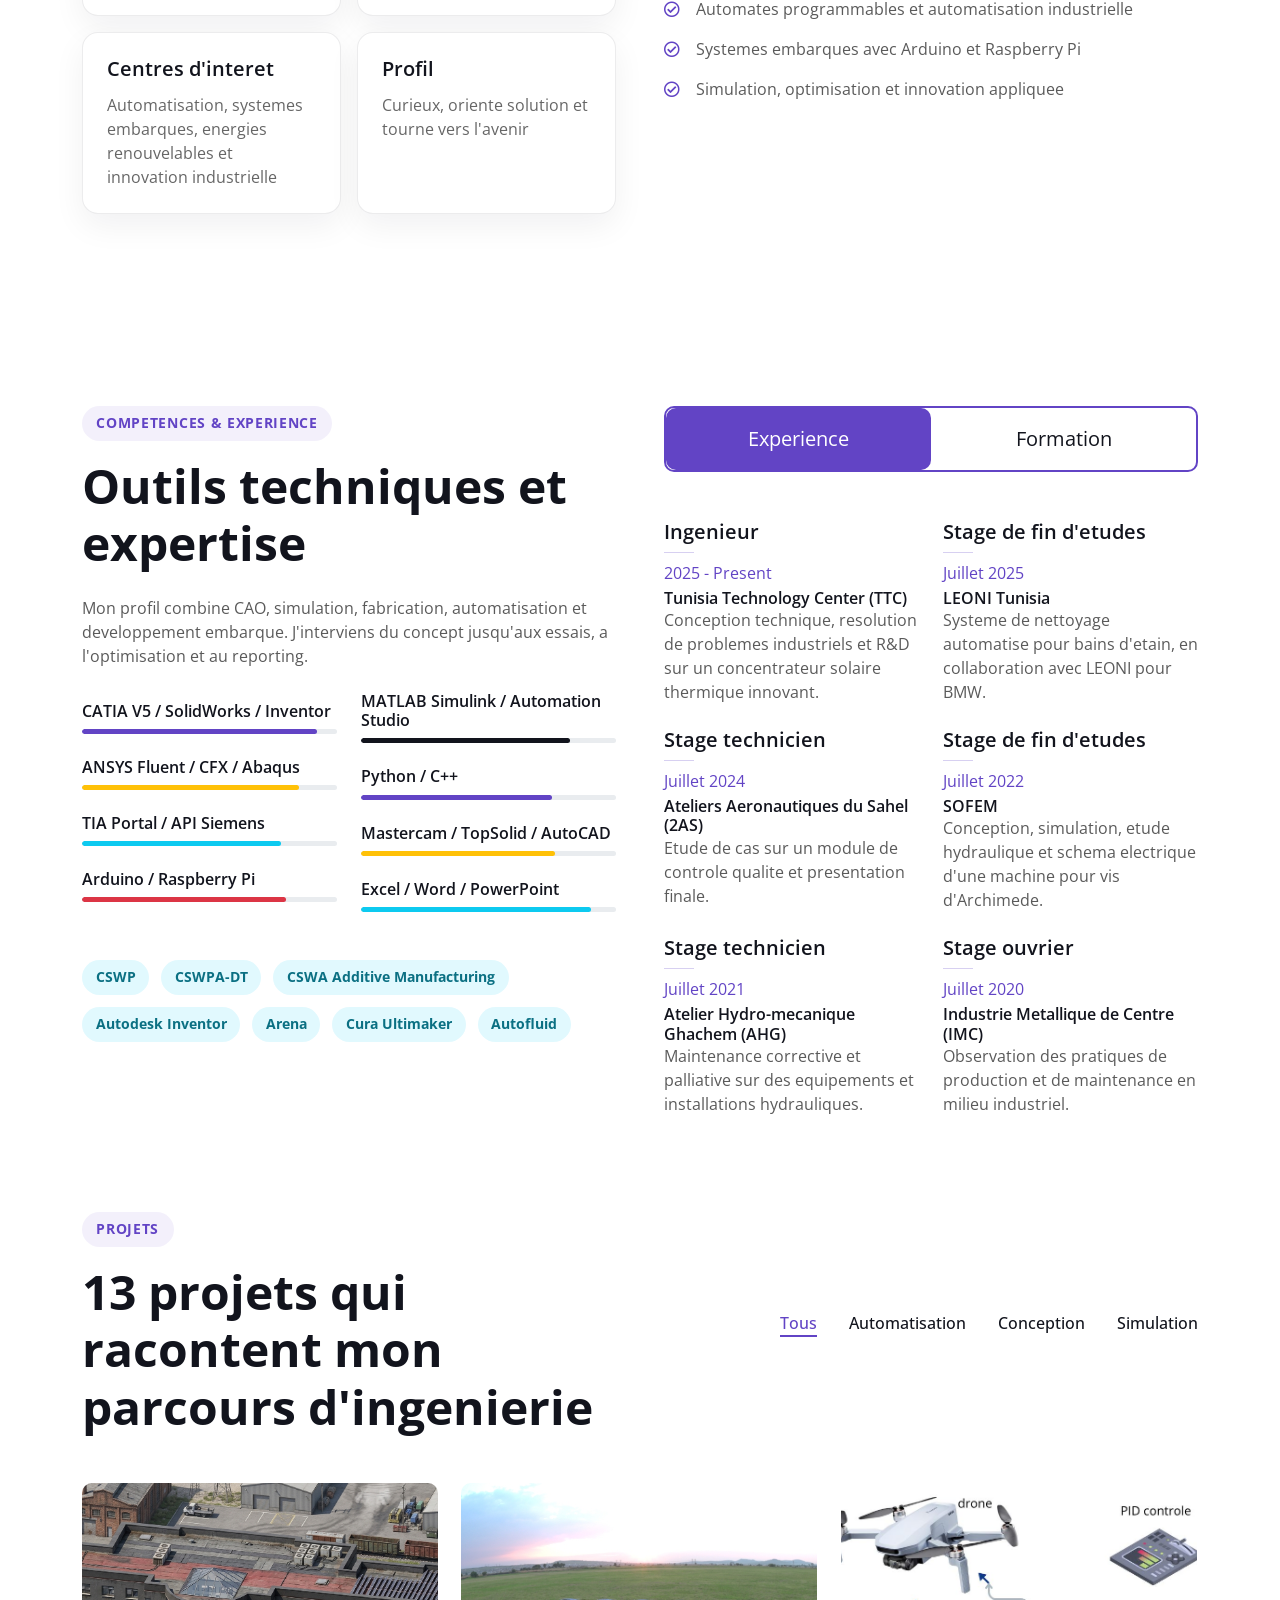
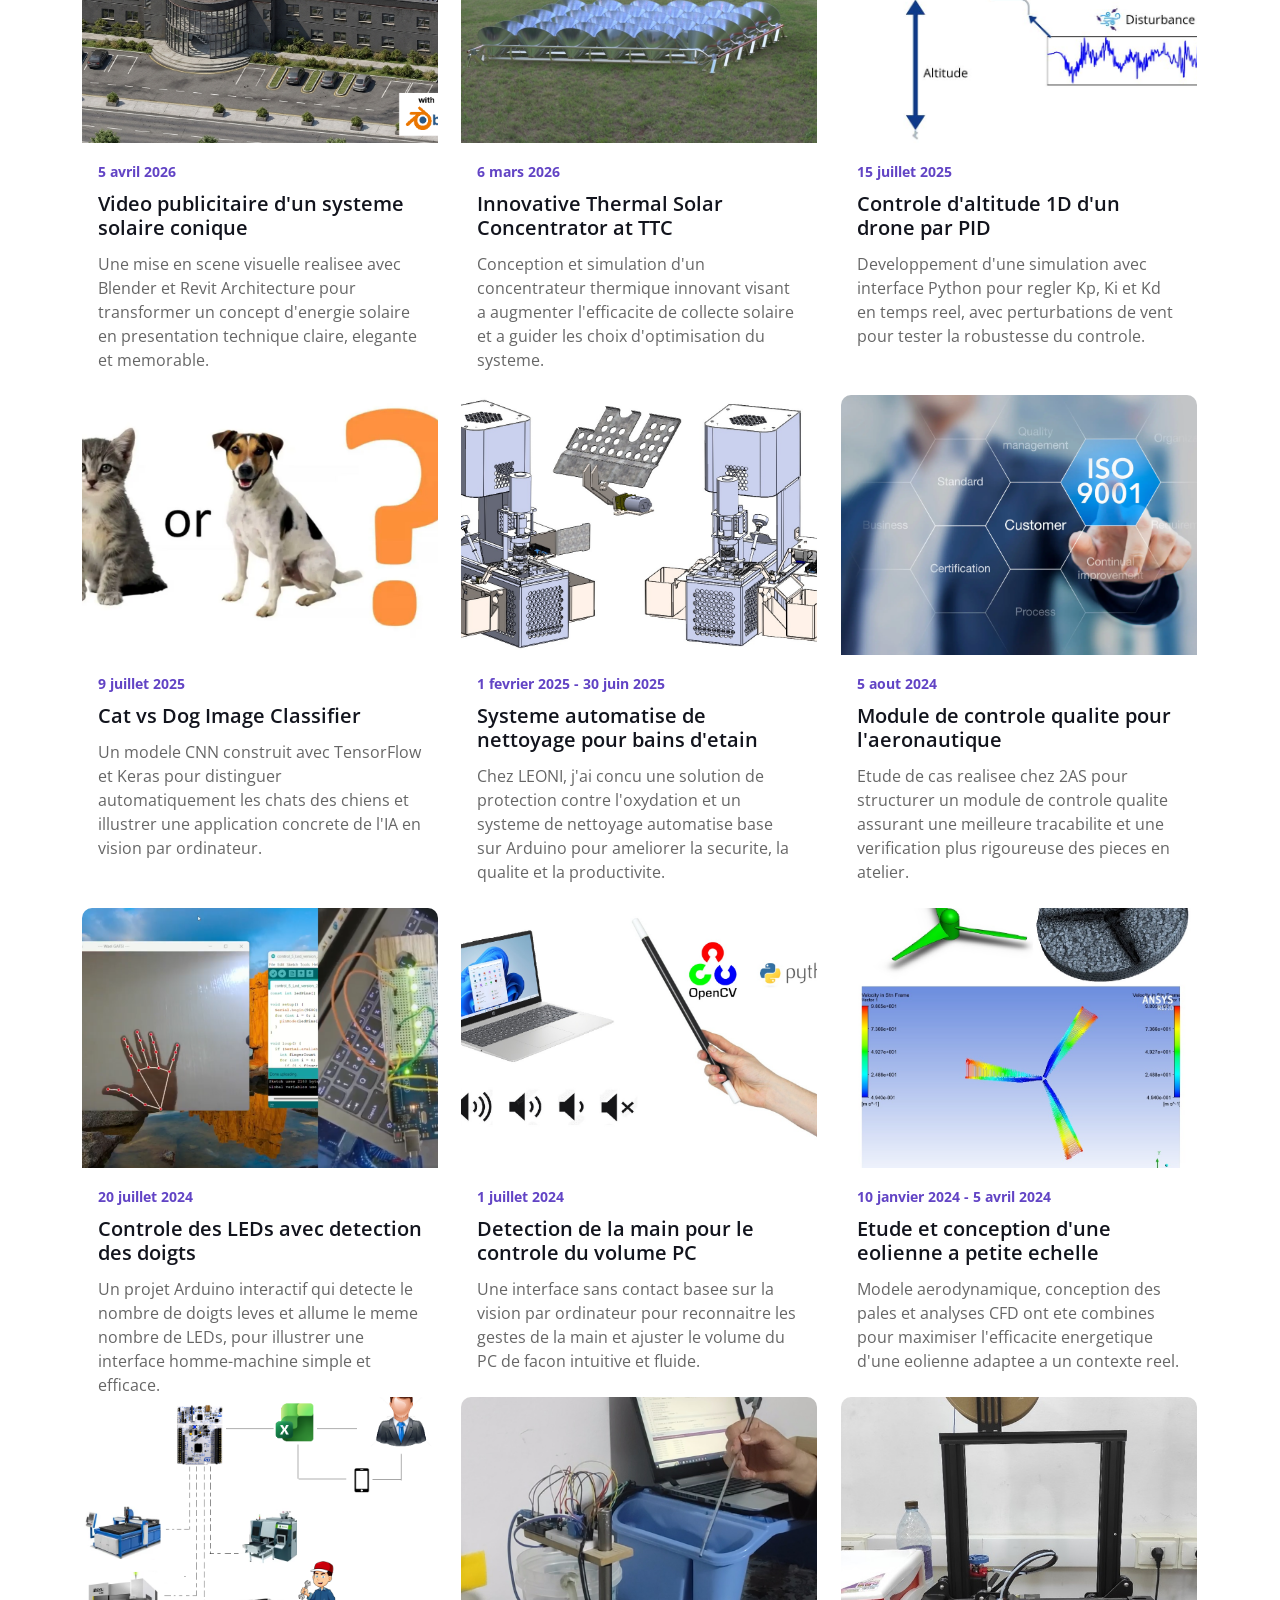
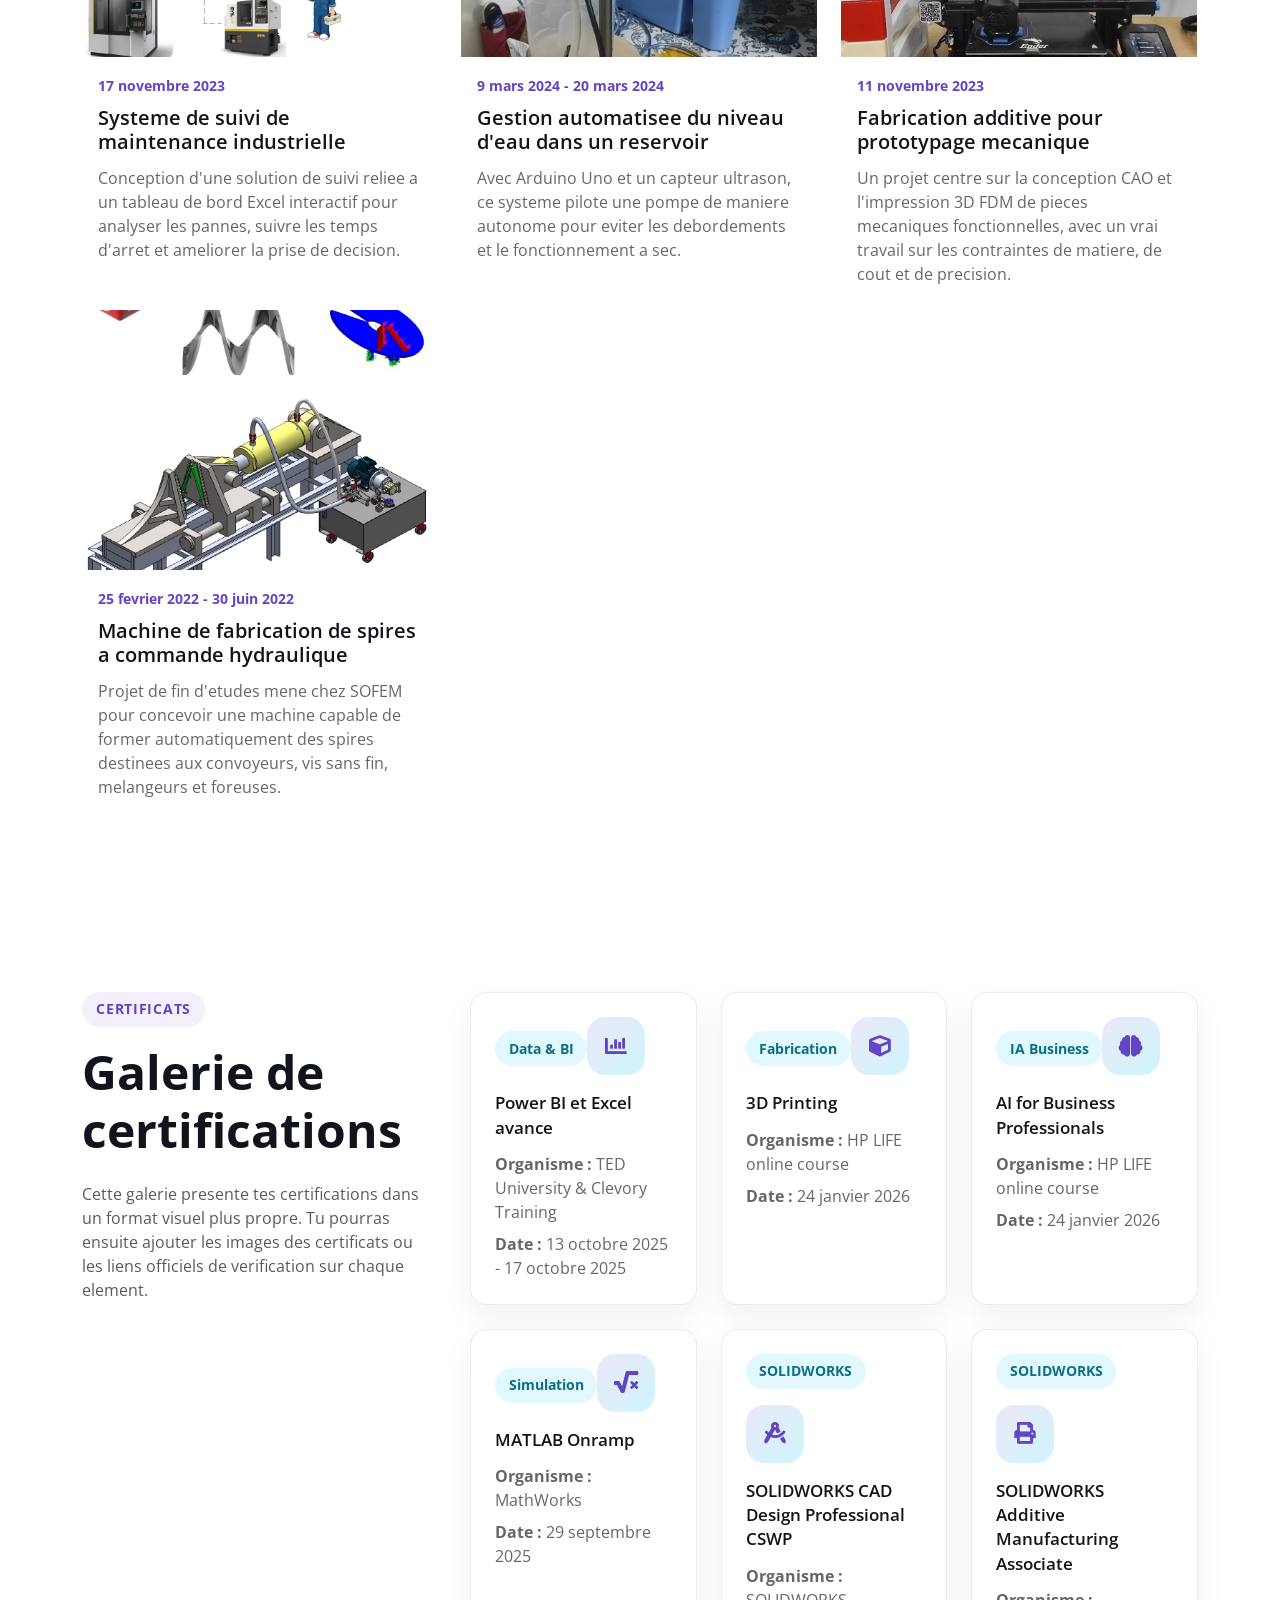
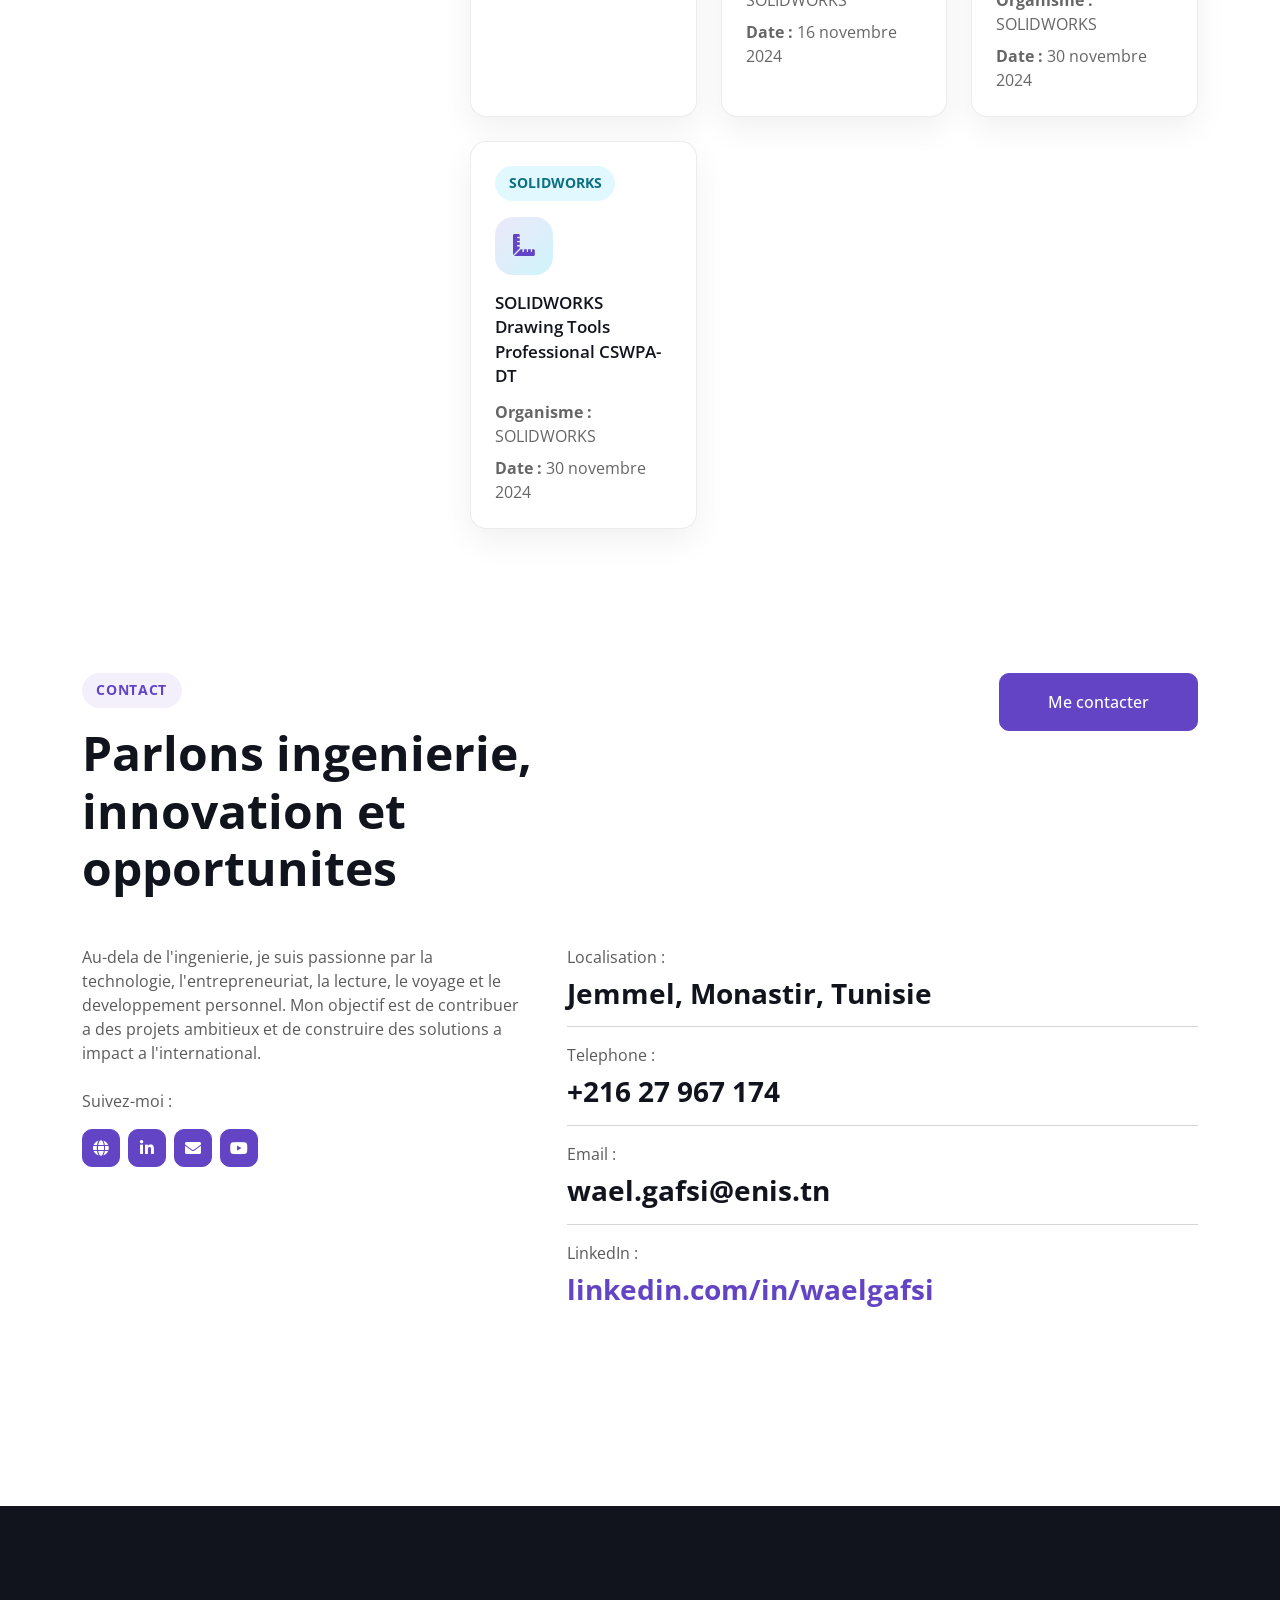
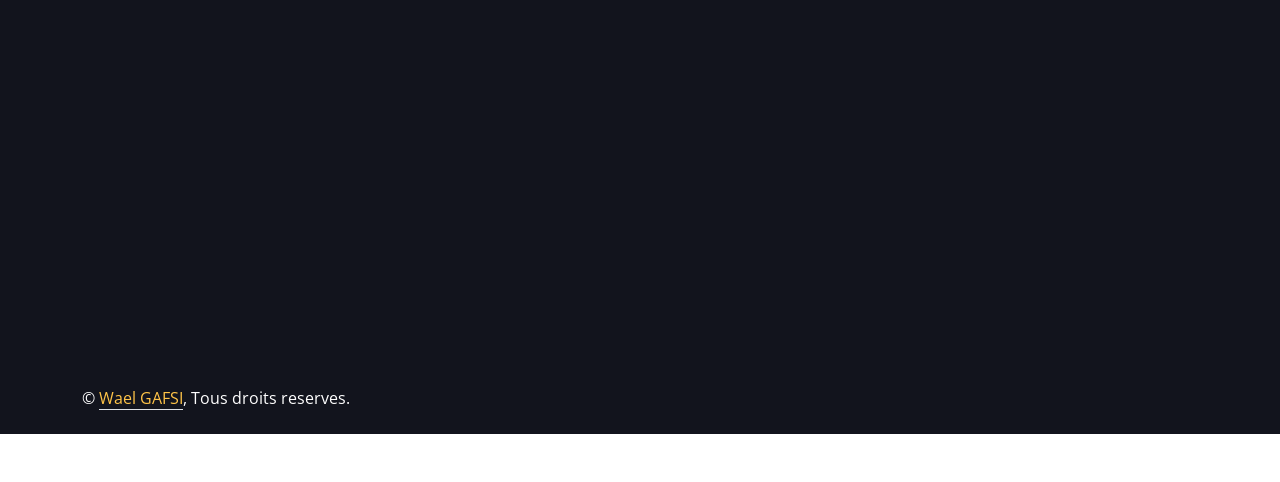
<file: index-fr.html>
<!DOCTYPE html>
<html lang="fr">
<head>
    <meta charset="utf-8">
    <title>Wael GAFSI | Ingenieur electromechanique</title>
    <meta content="width=device-width, initial-scale=1.0" name="viewport">
    <meta content="Wael GAFSI ingenieur electromechanique mecatronique automatisme energie renouvelable" name="keywords">
    <meta content="Portfolio de Wael GAFSI, ingenieur electromechanique specialise en mecatronique, automatisation et innovation industrielle." name="description">
    <link href="img/wael.ico" rel="icon">
    <link rel="preconnect" href="https://fonts.googleapis.com">
    <link rel="preconnect" href="https://fonts.gstatic.com" crossorigin>
    <link href="https://fonts.googleapis.com/css2?family=Open+Sans:wght@400;500;600;700;800&display=swap" rel="stylesheet">
    <link href="https://cdnjs.cloudflare.com/ajax/libs/font-awesome/5.10.0/css/all.min.css" rel="stylesheet">
    <link href="https://cdn.jsdelivr.net/npm/bootstrap-icons@1.4.1/font/bootstrap-icons.css" rel="stylesheet">
    <link href="lib/animate/animate.min.css" rel="stylesheet">
    <link href="lib/lightbox/css/lightbox.min.css" rel="stylesheet">
    <link href="lib/owlcarousel/assets/owl.carousel.min.css" rel="stylesheet">
    <link href="css/bootstrap.min.css" rel="stylesheet">
    <link href="css/style.css" rel="stylesheet">
</head>
<body data-bs-spy="scroll" data-bs-target=".navbar" data-bs-offset="51">
    <div id="spinner" class="show bg-white position-fixed translate-middle w-100 vh-100 top-50 start-50 d-flex align-items-center justify-content-center">
        <div class="spinner-border text-primary" style="width: 3rem; height: 3rem;" role="status"><span class="sr-only">Chargement...</span></div>
    </div>

    <nav class="navbar navbar-expand-lg bg-white navbar-light fixed-top shadow py-lg-0 px-4 px-lg-5 wow fadeIn" data-wow-delay="0.1s">
        <a href="index-fr.html" class="navbar-brand d-block d-lg-none"><h1 class="text-primary fw-bold m-0">Wael</h1></a>
        <button type="button" class="navbar-toggler" data-bs-toggle="collapse" data-bs-target="#navbarCollapse"><span class="navbar-toggler-icon"></span></button>
        <div class="collapse navbar-collapse justify-content-between py-4 py-lg-0" id="navbarCollapse">
            <div class="navbar-nav ms-auto py-0">
                <a href="#home" class="nav-item nav-link active">Accueil</a>
                <a href="#about" class="nav-item nav-link">A propos</a>
                <a href="#skill" class="nav-item nav-link">Competences</a>
            </div>
            <a href="index-fr.html" class="navbar-brand bg-info py-3 px-4 mx-3 d-none d-lg-block"><h1 class="text-primary fw-bold m-0">Wael</h1></a>
            <div class="navbar-nav me-auto py-0">
                <a href="#project" class="nav-item nav-link">Projets</a>
                <a href="#certificates" class="nav-item nav-link">Certificats</a>
                <a href="#contact" class="nav-item nav-link">Contact</a>
            </div>
            <div class="lang-switch d-flex align-items-center">
                <a class="btn btn-outline-primary" href="index.html">EN</a>
                <a class="btn btn-outline-primary active" href="index-fr.html">FR</a>
            </div>
        </div>
    </nav>

    <div class="container-fluid bg-light my-6 mt-0 hero-section" id="home">
        <div class="container">
            <div class="row g-5 align-items-center">
                <div class="col-lg-7 py-6 pb-0 pt-lg-0">
                    <p class="hero-label text-primary mb-3">Ingenieur electromechanique</p>
                    <h1 class="display-3 mb-3">Wael GAFSI</h1>
                    <h2 class="typed-text-output d-inline"></h2>
                    <div class="typed-text d-none">Specialiste en conception mecanique, Ingenieur en mecatronique, Passionne par l'automatisation et les API, Oriente innovation industrielle</div>
                    <p class="lead mb-4">Ingenieur motive titulaire d'un Master en systemes mecatroniques et dote d'une solide base en hydro-electromecanique, oriente vers des solutions concretes.</p>
                    <div class="hero-meta mb-4">
                        <span><i class="far fa-calendar-alt text-primary me-2"></i>20 juillet 2000</span>
                        <span><i class="fas fa-phone-alt text-primary me-2"></i>(+216) 27 967 174</span>
                        <span><i class="far fa-envelope text-primary me-2"></i>wael.gafsi@enis.tn</span>
                    </div>
                    <div class="d-flex flex-wrap align-items-center gap-3 pt-2">
                        <a href="downloads/GAFSI.Wael-CV-.pdf" class="btn btn-primary py-3 px-4">Telecharger le CV</a>
                        <a href="https://www.linkedin.com/in/waelgafsi/" class="btn btn-outline-primary py-3 px-4" target="_blank" rel="noopener noreferrer">LinkedIn</a>
                        <a href="https://youtu.be/HfgWjxQYQ6k?si=xqRaeyC1T4fsR9lP" class="btn btn-outline-primary py-3 px-4" target="_blank" rel="noopener noreferrer">Ouvrir sur YouTube</a>
                    </div>
                    <div class="hero-video mt-4">
                        <div class="ratio ratio-16x9">
                            <iframe src="https://www.youtube.com/embed/HfgWjxQYQ6k" title="Video projet Wael GAFSI" allowfullscreen allow="accelerometer; autoplay; clipboard-write; encrypted-media; gyroscope; picture-in-picture; web-share"></iframe>
                        </div>
                    </div>
                </div>
                <div class="col-lg-5"><img class="img-fluid hero-image" src="img/profile.png" alt="Wael GAFSI"></div>
            </div>
        </div>
    </div>

    <div class="container-xxl py-6" id="about">
        <div class="container">
            <div class="row g-5 align-items-center">
                <div class="col-lg-6 wow fadeInUp" data-wow-delay="0.1s">
                    <div class="section-badge">A propos</div>
                    <h2 class="display-5 mb-4">Une approche pratique et innovante de l'ingenierie</h2>
                    <p class="mb-4">Je suis Wael GAFSI, un ingenieur electromechanique ambitieux, passionne par l'innovation, l'optimisation industrielle, l'automatisation et les systemes mecaniques avances. J'aime associer conception, simulation et mise en oeuvre pour creer des solutions utiles.</p>
                    <p class="mb-4">Je travaille actuellement chez Tunisia Technology Center (TTC), ou je contribue a la conception technique, a la resolution de problemes industriels et a la R&amp;D. Je participe aussi au developpement d'un concentrateur solaire thermique innovant visant a maximiser l'efficacite de collecte sous contraintes techniques.</p>
                    <div class="info-grid">
                        <div class="info-card"><h5>Poste actuel</h5><p>Ingenieur chez Tunisia Technology Center (TTC)</p></div>
                        <div class="info-card"><h5>Specialisation</h5><p>Systemes mecatroniques et hydro-electromecanique</p></div>
                        <div class="info-card"><h5>Centres d'interet</h5><p>Automatisation, systemes embarques, energies renouvelables et innovation industrielle</p></div>
                        <div class="info-card"><h5>Profil</h5><p>Curieux, oriente solution et tourne vers l'avenir</p></div>
                    </div>
                </div>
                <div class="col-lg-6 wow fadeInUp" data-wow-delay="0.5s">
                    <div class="mb-4">
                        <img class="img-fluid rounded w-100" src="img/about-1.jpg" alt="Travail d'ingenierie">
                    </div>
                    <div class="d-flex align-items-center mb-3">
                        <h5 class="border-end pe-3 me-3 mb-0">Axes de travail</h5>
                        <h2 class="text-primary fw-bold mb-0" data-toggle="counter-up">7</h2>
                    </div>
                    <p class="mb-4">Mon projet de fin d'etudes en 2025, realise avec LEONI pour BMW, portait sur la conception et la mise en oeuvre d'un systeme de nettoyage automatise pour ameliorer la qualite et l'efficacite du bain d'etain dans l'industrie du cable electrique.</p>
                    <p class="mb-3"><i class="far fa-check-circle text-primary me-3"></i>Conception mecanique et systemes mecatroniques</p>
                    <p class="mb-3"><i class="far fa-check-circle text-primary me-3"></i>Automates programmables et automatisation industrielle</p>
                    <p class="mb-3"><i class="far fa-check-circle text-primary me-3"></i>Systemes embarques avec Arduino et Raspberry Pi</p>
                    <p class="mb-3"><i class="far fa-check-circle text-primary me-3"></i>Simulation, optimisation et innovation appliquee</p>
                </div>
            </div>
        </div>
    </div>

    <div class="container-xxl py-6 pb-5" id="skill">
        <div class="container">
            <div class="row g-5">
                <div class="col-lg-6 wow fadeInUp" data-wow-delay="0.1s">
                    <div class="section-badge">Competences & Experience</div>
                    <h2 class="display-5 mb-4">Outils techniques et expertise</h2>
                    <p class="mb-4">Mon profil combine CAO, simulation, fabrication, automatisation et developpement embarque. J'interviens du concept jusqu'aux essais, a l'optimisation et au reporting.</p>
                    <div class="row align-items-center">
                        <div class="col-md-6">
                            <div class="skill mb-4"><div class="d-flex justify-content-between"><h6 class="font-weight-bold">CATIA V5 / SolidWorks / Inventor</h6></div><div class="progress"><div class="progress-bar bg-primary" role="progressbar" aria-valuenow="92" aria-valuemin="0" aria-valuemax="100"></div></div></div>
                            <div class="skill mb-4"><div class="d-flex justify-content-between"><h6 class="font-weight-bold">ANSYS Fluent / CFX / Abaqus</h6></div><div class="progress"><div class="progress-bar bg-warning" role="progressbar" aria-valuenow="85" aria-valuemin="0" aria-valuemax="100"></div></div></div>
                            <div class="skill mb-4"><div class="d-flex justify-content-between"><h6 class="font-weight-bold">TIA Portal / API Siemens</h6></div><div class="progress"><div class="progress-bar bg-info" role="progressbar" aria-valuenow="78" aria-valuemin="0" aria-valuemax="100"></div></div></div>
                            <div class="skill mb-4"><div class="d-flex justify-content-between"><h6 class="font-weight-bold">Arduino / Raspberry Pi</h6></div><div class="progress"><div class="progress-bar bg-danger" role="progressbar" aria-valuenow="80" aria-valuemin="0" aria-valuemax="100"></div></div></div>
                        </div>
                        <div class="col-md-6">
                            <div class="skill mb-4"><div class="d-flex justify-content-between"><h6 class="font-weight-bold">MATLAB Simulink / Automation Studio</h6></div><div class="progress"><div class="progress-bar bg-dark" role="progressbar" aria-valuenow="82" aria-valuemin="0" aria-valuemax="100"></div></div></div>
                            <div class="skill mb-4"><div class="d-flex justify-content-between"><h6 class="font-weight-bold">Python / C++</h6></div><div class="progress"><div class="progress-bar bg-primary" role="progressbar" aria-valuenow="75" aria-valuemin="0" aria-valuemax="100"></div></div></div>
                            <div class="skill mb-4"><div class="d-flex justify-content-between"><h6 class="font-weight-bold">Mastercam / TopSolid / AutoCAD</h6></div><div class="progress"><div class="progress-bar bg-warning" role="progressbar" aria-valuenow="76" aria-valuemin="0" aria-valuemax="100"></div></div></div>
                            <div class="skill mb-4"><div class="d-flex justify-content-between"><h6 class="font-weight-bold">Excel / Word / PowerPoint</h6></div><div class="progress"><div class="progress-bar bg-info" role="progressbar" aria-valuenow="90" aria-valuemin="0" aria-valuemax="100"></div></div></div>
                        </div>
                    </div>
                    <div class="tool-list mt-4">
                        <span>CSWP</span><span>CSWPA-DT</span><span>CSWA Additive Manufacturing</span><span>Autodesk Inventor</span><span>Arena</span><span>Cura Ultimaker</span><span>Autofluid</span>
                    </div>
                </div>
                <div class="col-lg-6 wow fadeInUp" data-wow-delay="0.5s">
                    <ul class="nav nav-pills rounded border border-2 border-primary mb-5">
                        <li class="nav-item w-50"><button class="nav-link w-100 py-3 fs-5 active" data-bs-toggle="pill" href="#tab-1">Experience</button></li>
                        <li class="nav-item w-50"><button class="nav-link w-100 py-3 fs-5" data-bs-toggle="pill" href="#tab-2">Formation</button></li>
                    </ul>
                    <div class="tab-content">
                        <div id="tab-1" class="tab-pane fade show p-0 active">
                            <div class="row gy-4 gx-4">
                                <div class="col-sm-6"><h5>Ingenieur</h5><hr class="text-primary my-2"><p class="text-primary mb-1">2025 - Present</p><h6 class="mb-0">Tunisia Technology Center (TTC)</h6><p class="mb-0">Conception technique, resolution de problemes industriels et R&amp;D sur un concentrateur solaire thermique innovant.</p></div>
                                <div class="col-sm-6"><h5>Stage de fin d'etudes</h5><hr class="text-primary my-2"><p class="text-primary mb-1">Juillet 2025</p><h6 class="mb-0">LEONI Tunisia</h6><p class="mb-0">Systeme de nettoyage automatise pour bains d'etain, en collaboration avec LEONI pour BMW.</p></div>
                                <div class="col-sm-6"><h5>Stage technicien</h5><hr class="text-primary my-2"><p class="text-primary mb-1">Juillet 2024</p><h6 class="mb-0">Ateliers Aeronautiques du Sahel (2AS)</h6><p class="mb-0">Etude de cas sur un module de controle qualite et presentation finale.</p></div>
                                <div class="col-sm-6"><h5>Stage de fin d'etudes</h5><hr class="text-primary my-2"><p class="text-primary mb-1">Juillet 2022</p><h6 class="mb-0">SOFEM</h6><p class="mb-0">Conception, simulation, etude hydraulique et schema electrique d'une machine pour vis d'Archimede.</p></div>
                                <div class="col-sm-6"><h5>Stage technicien</h5><hr class="text-primary my-2"><p class="text-primary mb-1">Juillet 2021</p><h6 class="mb-0">Atelier Hydro-mecanique Ghachem (AHG)</h6><p class="mb-0">Maintenance corrective et palliative sur des equipements et installations hydrauliques.</p></div>
                                <div class="col-sm-6"><h5>Stage ouvrier</h5><hr class="text-primary my-2"><p class="text-primary mb-1">Juillet 2020</p><h6 class="mb-0">Industrie Metallique de Centre (IMC)</h6><p class="mb-0">Observation des pratiques de production et de maintenance en milieu industriel.</p></div>
                            </div>
                        </div>
                        <div id="tab-2" class="tab-pane fade show p-0">
                            <div class="row gy-4 gx-4">
                                <div class="col-sm-6"><h5>Diplome d'ingenieur</h5><hr class="text-primary my-2"><p class="text-primary mb-1">Sep 2023 - Juin 2025</p><h6 class="mb-0">Ecole Nationale d'Ingenieurs de Sfax</h6><p class="mb-0">Genie electromecanique : Energie</p></div>
                                <div class="col-sm-6"><h5>Master M1</h5><hr class="text-primary my-2"><p class="text-primary mb-1">Sep 2022 - Mai 2023</p><h6 class="mb-0">Ecole Nationale d'Ingenieurs de Gabes</h6><p class="mb-0">Master en systemes mecatroniques</p></div>
                                <div class="col-sm-6"><h5>Diplome national</h5><hr class="text-primary my-2"><p class="text-primary mb-1">Oct 2019 - Juin 2022</p><h6 class="mb-0">Institut Superieur des Systemes Industriels de Gabes</h6><p class="mb-0">Genie mecanique : Hydro-electromecanique</p></div>
                                <div class="col-sm-6"><h5>Langues</h5><hr class="text-primary my-2"><p class="mb-2"><strong>Arabe :</strong> langue maternelle</p><p class="mb-2"><strong>Francais :</strong> intermediaire</p><p class="mb-0"><strong>Anglais :</strong> intermediaire</p></div>
                            </div>
                        </div>
                    </div>
                </div>
            </div>
        </div>
    </div>

    <div class="container-xxl py-6 pt-5" id="project">
        <div class="container">
            <div class="row g-5 mb-5 align-items-center wow fadeInUp" data-wow-delay="0.1s">
                <div class="col-lg-6"><div class="section-badge">Projets</div><h2 class="display-5 mb-0">13 projets qui racontent mon parcours d'ingenierie</h2></div>
                <div class="col-lg-6 text-lg-end">
                    <ul class="list-inline mx-n3 mb-0" id="portfolio-flters">
                        <li class="mx-3 active" data-filter="*">Tous</li><li class="mx-3" data-filter=".automation">Automatisation</li><li class="mx-3" data-filter=".design">Conception</li><li class="mx-3" data-filter=".simulation">Simulation</li>
                    </ul>
                </div>
            </div>
            <div class="row g-4 portfolio-container wow fadeInUp" data-wow-delay="0.1s">
                <div class="col-lg-4 col-md-6 portfolio-item design simulation"><div class="portfolio-img rounded overflow-hidden"><img class="img-fluid" src="img/project-1.png" alt="Video publicitaire de systeme concentration solaire conique"><div class="portfolio-overlay-text"><span class="portfolio-date">5 avril 2026</span><h5>Video publicitaire d'un systeme solaire conique</h5><p>Une mise en scene visuelle realisee avec Blender et Revit Architecture pour transformer un concept d'energie solaire en presentation technique claire, elegante et memorable.</p></div><div class="portfolio-btn"><a class="btn btn-lg-square btn-outline-secondary border-2 mx-1" href="img/project-1.png" data-lightbox="portfolio"><i class="fa fa-eye"></i></a></div></div></div>
                <div class="col-lg-4 col-md-6 portfolio-item design simulation"><div class="portfolio-img rounded overflow-hidden"><img class="img-fluid" src="img/project-2.jpg" alt="Concentrateur solaire thermique innovant"><div class="portfolio-overlay-text"><span class="portfolio-date">6 mars 2026</span><h5>Innovative Thermal Solar Concentrator at TTC</h5><p>Conception et simulation d'un concentrateur thermique innovant visant a augmenter l'efficacite de collecte solaire et a guider les choix d'optimisation du systeme.</p></div><div class="portfolio-btn"><a class="btn btn-lg-square btn-outline-secondary border-2 mx-1" href="img/project-2.jpg" data-lightbox="portfolio"><i class="fa fa-eye"></i></a></div></div></div>
                <div class="col-lg-4 col-md-6 portfolio-item automation simulation"><div class="portfolio-img rounded overflow-hidden"><img class="img-fluid" src="img/project-3.jpg" alt="Controle d'altitude 1D d'un drone par PID"><div class="portfolio-overlay-text"><span class="portfolio-date">15 juillet 2025</span><h5>Controle d'altitude 1D d'un drone par PID</h5><p>Developpement d'une simulation avec interface Python pour regler Kp, Ki et Kd en temps reel, avec perturbations de vent pour tester la robustesse du controle.</p></div><div class="portfolio-btn"><a class="btn btn-lg-square btn-outline-secondary border-2 mx-1" href="img/project-3.jpg" data-lightbox="portfolio"><i class="fa fa-eye"></i></a><a class="btn btn-lg-square btn-outline-secondary border-2 mx-1" href="https://lnkd.in/ezXtNTFW" target="_blank" rel="noopener noreferrer"><i class="fa fa-link"></i></a></div></div></div>
                <div class="col-lg-4 col-md-6 portfolio-item simulation"><div class="portfolio-img rounded overflow-hidden"><img class="img-fluid" src="img/project-4.png" alt="Classificateur d'images chat contre chien"><div class="portfolio-overlay-text"><span class="portfolio-date">9 juillet 2025</span><h5>Cat vs Dog Image Classifier</h5><p>Un modele CNN construit avec TensorFlow et Keras pour distinguer automatiquement les chats des chiens et illustrer une application concrete de l'IA en vision par ordinateur.</p></div><div class="portfolio-btn"><a class="btn btn-lg-square btn-outline-secondary border-2 mx-1" href="img/project-4.png" data-lightbox="portfolio"><i class="fa fa-eye"></i></a><a class="btn btn-lg-square btn-outline-secondary border-2 mx-1" href="https://github.com/WaelGAFSI/Cat-Vs-Dog-Classifier.git" target="_blank" rel="noopener noreferrer"><i class="fab fa-github"></i></a></div></div></div>
                <div class="col-lg-4 col-md-6 portfolio-item automation design"><div class="portfolio-img rounded overflow-hidden"><img class="img-fluid" src="img/project-5.JPG" alt="Systeme automatise de nettoyage pour bains d'etain"><div class="portfolio-overlay-text"><span class="portfolio-date">1 fevrier 2025 - 30 juin 2025</span><h5>Systeme automatise de nettoyage pour bains d'etain</h5><p>Chez LEONI, j'ai concu une solution de protection contre l'oxydation et un systeme de nettoyage automatise base sur Arduino pour ameliorer la securite, la qualite et la productivite.</p></div><div class="portfolio-btn"><a class="btn btn-lg-square btn-outline-secondary border-2 mx-1" href="img/project-5.JPG" data-lightbox="portfolio"><i class="fa fa-eye"></i></a><a class="btn btn-lg-square btn-outline-secondary border-2 mx-1" href="https://www.linkedin.com/posts/activity-7343928129343614977-sqNV?utm_source=share&utm_medium=member_desktop&rcm=ACoAADdjwcEBtgKhzoruEP8I3Ej2GQE8hj1qPjI" target="_blank" rel="noopener noreferrer"><i class="fa fa-link"></i></a></div></div></div>
                <div class="col-lg-4 col-md-6 portfolio-item automation design"><div class="portfolio-img rounded overflow-hidden"><img class="img-fluid" src="img/project-6.png" alt="Module de controle qualite aeronautique"><div class="portfolio-overlay-text"><span class="portfolio-date">5 aout 2024</span><h5>Module de controle qualite pour l'aeronautique</h5><p>Etude de cas realisee chez 2AS pour structurer un module de controle qualite assurant une meilleure tracabilite et une verification plus rigoureuse des pieces en atelier.</p></div><div class="portfolio-btn"><a class="btn btn-lg-square btn-outline-secondary border-2 mx-1" href="img/project-6.png" data-lightbox="portfolio"><i class="fa fa-eye"></i></a></div></div></div>
                <div class="col-lg-4 col-md-6 portfolio-item automation"><div class="portfolio-img rounded overflow-hidden"><img class="img-fluid" src="img/project-7.png" alt="Controle des LEDs avec detection des doigts"><div class="portfolio-overlay-text"><span class="portfolio-date">20 juillet 2024</span><h5>Controle des LEDs avec detection des doigts</h5><p>Un projet Arduino interactif qui detecte le nombre de doigts leves et allume le meme nombre de LEDs, pour illustrer une interface homme-machine simple et efficace.</p></div><div class="portfolio-btn"><a class="btn btn-lg-square btn-outline-secondary border-2 mx-1" href="img/project-7.png" data-lightbox="portfolio"><i class="fa fa-eye"></i></a><a class="btn btn-lg-square btn-outline-secondary border-2 mx-1" href="https://www.linkedin.com/posts/ugcPost-7224794012740689921-5cje?utm_source=share&utm_medium=member_desktop&rcm=ACoAADdjwcEBtgKhzoruEP8I3Ej2GQE8hj1qPjI" target="_blank" rel="noopener noreferrer"><i class="fa fa-link"></i></a></div></div></div>
                <div class="col-lg-4 col-md-6 portfolio-item automation simulation"><div class="portfolio-img rounded overflow-hidden"><img class="img-fluid" src="img/project-8.jpg" alt="Detection de la main pour le controle du volume PC"><div class="portfolio-overlay-text"><span class="portfolio-date">1 juillet 2024</span><h5>Detection de la main pour le controle du volume PC</h5><p>Une interface sans contact basee sur la vision par ordinateur pour reconnaitre les gestes de la main et ajuster le volume du PC de facon intuitive et fluide.</p></div><div class="portfolio-btn"><a class="btn btn-lg-square btn-outline-secondary border-2 mx-1" href="img/project-8.jpg" data-lightbox="portfolio"><i class="fa fa-eye"></i></a></div></div></div>
                <div class="col-lg-4 col-md-6 portfolio-item design simulation"><div class="portfolio-img rounded overflow-hidden"><img class="img-fluid" src="img/project-9.jpg" alt="Etude et conception d'une eolienne a petite echelle"><div class="portfolio-overlay-text"><span class="portfolio-date">10 janvier 2024 - 5 avril 2024</span><h5>Etude et conception d'une eolienne a petite echelle</h5><p>Modele aerodynamique, conception des pales et analyses CFD ont ete combines pour maximiser l'efficacite energetique d'une eolienne adaptee a un contexte reel.</p></div><div class="portfolio-btn"><a class="btn btn-lg-square btn-outline-secondary border-2 mx-1" href="img/project-9.jpg" data-lightbox="portfolio"><i class="fa fa-eye"></i></a></div></div></div>
                <div class="col-lg-4 col-md-6 portfolio-item automation simulation"><div class="portfolio-img rounded overflow-hidden"><img class="img-fluid" src="img/project-10.png" alt="Systeme de suivi de maintenance industrielle"><div class="portfolio-overlay-text"><span class="portfolio-date">17 novembre 2023</span><h5>Systeme de suivi de maintenance industrielle</h5><p>Conception d'une solution de suivi reliee a un tableau de bord Excel interactif pour analyser les pannes, suivre les temps d'arret et ameliorer la prise de decision.</p></div><div class="portfolio-btn"><a class="btn btn-lg-square btn-outline-secondary border-2 mx-1" href="img/project-10.png" data-lightbox="portfolio"><i class="fa fa-eye"></i></a></div></div></div>
                <div class="col-lg-4 col-md-6 portfolio-item automation"><div class="portfolio-img rounded overflow-hidden"><img class="img-fluid" src="img/project-11.jpg" alt="Gestion automatisee du niveau d'eau"><div class="portfolio-overlay-text"><span class="portfolio-date">9 mars 2024 - 20 mars 2024</span><h5>Gestion automatisee du niveau d'eau dans un reservoir</h5><p>Avec Arduino Uno et un capteur ultrason, ce systeme pilote une pompe de maniere autonome pour eviter les debordements et le fonctionnement a sec.</p></div><div class="portfolio-btn"><a class="btn btn-lg-square btn-outline-secondary border-2 mx-1" href="img/project-11.jpg" data-lightbox="portfolio"><i class="fa fa-eye"></i></a></div></div></div>
                <div class="col-lg-4 col-md-6 portfolio-item design"><div class="portfolio-img rounded overflow-hidden"><img class="img-fluid" src="img/project-12.jpg" alt="Fabrication additive pour prototypage mecanique"><div class="portfolio-overlay-text"><span class="portfolio-date">11 novembre 2023</span><h5>Fabrication additive pour prototypage mecanique</h5><p>Un projet centre sur la conception CAO et l'impression 3D FDM de pieces mecaniques fonctionnelles, avec un vrai travail sur les contraintes de matiere, de cout et de precision.</p></div><div class="portfolio-btn"><a class="btn btn-lg-square btn-outline-secondary border-2 mx-1" href="img/project-12.jpg" data-lightbox="portfolio"><i class="fa fa-eye"></i></a><a class="btn btn-lg-square btn-outline-secondary border-2 mx-1" href="https://www.linkedin.com/posts/ugcPost-7212832233676550144-4GzD?utm_source=share&utm_medium=member_desktop&rcm=ACoAADdjwcEBtgKhzoruEP8I3Ej2GQE8hj1qPjI" target="_blank" rel="noopener noreferrer"><i class="fa fa-link"></i></a></div></div></div>
                <div class="col-lg-4 col-md-6 portfolio-item automation design"><div class="portfolio-img rounded overflow-hidden"><img class="img-fluid" src="img/project-13.jpg" alt="Machine de fabrication de spires a commande hydraulique"><div class="portfolio-overlay-text"><span class="portfolio-date">25 fevrier 2022 - 30 juin 2022</span><h5>Machine de fabrication de spires a commande hydraulique</h5><p>Projet de fin d'etudes mene chez SOFEM pour concevoir une machine capable de former automatiquement des spires destinees aux convoyeurs, vis sans fin, melangeurs et foreuses.</p></div><div class="portfolio-btn"><a class="btn btn-lg-square btn-outline-secondary border-2 mx-1" href="img/project-13.jpg" data-lightbox="portfolio"><i class="fa fa-eye"></i></a></div></div></div>
            </div>
        </div>
    </div>

    <div class="container-xxl py-6" id="certificates">
        <div class="container">
            <div class="row g-5 align-items-start">
                <div class="col-lg-4 wow fadeInUp" data-wow-delay="0.1s">
                    <div class="section-badge">Certificats</div>
                    <h2 class="display-5 mb-4">Galerie de certifications</h2>
                    <p class="mb-0">Cette galerie presente tes certifications dans un format visuel plus propre. Tu pourras ensuite ajouter les images des certificats ou les liens officiels de verification sur chaque element.</p>
                </div>
                <div class="col-lg-8 wow fadeInUp" data-wow-delay="0.3s">
                    <div class="row g-4">
                        <div class="col-md-6 col-xl-4"><div class="certificate-card certificate-gallery-card"><span class="certificate-tag">Data &amp; BI</span><div class="certificate-icon"><i class="fas fa-chart-bar"></i></div><h4>Power BI et Excel avance</h4><p class="mb-2"><strong>Organisme :</strong> TED University &amp; Clevory Training</p><p class="mb-0"><strong>Date :</strong> 13 octobre 2025 - 17 octobre 2025</p></div></div>
                        <div class="col-md-6 col-xl-4"><div class="certificate-card certificate-gallery-card"><span class="certificate-tag">Fabrication</span><div class="certificate-icon"><i class="fas fa-cube"></i></div><h4>3D Printing</h4><p class="mb-2"><strong>Organisme :</strong> HP LIFE online course</p><p class="mb-0"><strong>Date :</strong> 24 janvier 2026</p></div></div>
                        <div class="col-md-6 col-xl-4"><div class="certificate-card certificate-gallery-card"><span class="certificate-tag">IA Business</span><div class="certificate-icon"><i class="fas fa-brain"></i></div><h4>AI for Business Professionals</h4><p class="mb-2"><strong>Organisme :</strong> HP LIFE online course</p><p class="mb-0"><strong>Date :</strong> 24 janvier 2026</p></div></div>
                        <div class="col-md-6 col-xl-4"><div class="certificate-card certificate-gallery-card"><span class="certificate-tag">Simulation</span><div class="certificate-icon"><i class="fas fa-square-root-alt"></i></div><h4>MATLAB Onramp</h4><p class="mb-2"><strong>Organisme :</strong> MathWorks</p><p class="mb-0"><strong>Date :</strong> 29 septembre 2025</p></div></div>
                        <div class="col-md-6 col-xl-4"><div class="certificate-card certificate-gallery-card"><span class="certificate-tag">SOLIDWORKS</span><div class="certificate-icon"><i class="fas fa-drafting-compass"></i></div><h4>SOLIDWORKS CAD Design Professional CSWP</h4><p class="mb-2"><strong>Organisme :</strong> SOLIDWORKS</p><p class="mb-0"><strong>Date :</strong> 16 novembre 2024</p></div></div>
                        <div class="col-md-6 col-xl-4"><div class="certificate-card certificate-gallery-card"><span class="certificate-tag">SOLIDWORKS</span><div class="certificate-icon"><i class="fas fa-print"></i></div><h4>SOLIDWORKS Additive Manufacturing Associate</h4><p class="mb-2"><strong>Organisme :</strong> SOLIDWORKS</p><p class="mb-0"><strong>Date :</strong> 30 novembre 2024</p></div></div>
                        <div class="col-md-6 col-xl-4"><div class="certificate-card certificate-gallery-card"><span class="certificate-tag">SOLIDWORKS</span><div class="certificate-icon"><i class="fas fa-ruler-combined"></i></div><h4>SOLIDWORKS Drawing Tools Professional CSWPA-DT</h4><p class="mb-2"><strong>Organisme :</strong> SOLIDWORKS</p><p class="mb-0"><strong>Date :</strong> 30 novembre 2024</p></div></div>
                    </div>
                </div>
            </div>
        </div>
    </div>

    <div class="container-xxl pb-5" id="contact">
        <div class="container py-5">
            <div class="row g-5 mb-5 wow fadeInUp" data-wow-delay="0.1s">
                <div class="col-lg-6"><div class="section-badge">Contact</div><h2 class="display-5 mb-0">Parlons ingenierie, innovation et opportunites</h2></div>
                <div class="col-lg-6 text-lg-end"><a class="btn btn-primary py-3 px-5" href="mailto:wael.gafsi@enis.tn">Me contacter</a></div>
            </div>
            <div class="row g-5">
                <div class="col-lg-5 col-md-6 wow fadeInUp" data-wow-delay="0.3s">
                    <p class="mb-4">Au-dela de l'ingenierie, je suis passionne par la technologie, l'entrepreneuriat, la lecture, le voyage et le developpement personnel. Mon objectif est de contribuer a des projets ambitieux et de construire des solutions a impact a l'international.</p>
                    <p class="mb-2">Suivez-moi :</p>
                    <div class="d-flex pt-2">
                        <a class="btn btn-square btn-primary me-2" href="https://portfolio-wael.onrender.com/" target="_blank" rel="noopener noreferrer"><i class="fa fa-globe"></i></a>
                        <a class="btn btn-square btn-primary me-2" href="https://www.linkedin.com/in/waelgafsi/" target="_blank" rel="noopener noreferrer"><i class="fab fa-linkedin-in"></i></a>
                        <a class="btn btn-square btn-primary me-2" href="mailto:wael.gafsi@enis.tn"><i class="fa fa-envelope"></i></a>
                        <a class="btn btn-square btn-primary me-2" href="https://youtu.be/HfgWjxQYQ6k?si=xqRaeyC1T4fsR9lP" target="_blank" rel="noopener noreferrer"><i class="fab fa-youtube"></i></a>
                    </div>
                </div>
                <div class="col-lg-7 col-md-6 wow fadeInUp" data-wow-delay="0.5s">
                    <p class="mb-2">Localisation :</p><h3 class="fw-bold">Jemmel, Monastir, Tunisie</h3><hr class="w-100">
                    <p class="mb-2">Telephone :</p><h3 class="fw-bold">+216 27 967 174</h3><hr class="w-100">
                    <p class="mb-2">Email :</p><h3 class="fw-bold">wael.gafsi@enis.tn</h3><hr class="w-100">
                    <p class="mb-2">LinkedIn :</p><h3 class="fw-bold"><a href="https://www.linkedin.com/in/waelgafsi/" target="_blank" rel="noopener noreferrer">linkedin.com/in/waelgafsi</a></h3>
                </div>
            </div>
        </div>
    </div>

    <div class="container-xxl pt-5 px-0 wow fadeInUp" data-wow-delay="0.1s"><div class="container-xxl pt-5 px-0"><div class="bg-dark"><iframe src="https://www.google.com/maps/embed?pb=!1m18!1m12!1m3!1d1715350.5506369068!2d10.62616774621481!3d33.647712153028246!2m3!1f0!2f0!3f0!3m2!1i1024!2i768!4f13.1!3m3!1m2!1s0x13d27992f0f0b8c7%3A0x432ba7c45e3e7d8!2sJemmel%2C%20Monastir%2C%20Tunisia!5e0!3m2!1sen!2sbd!4v1693606904889!5m2!1sen!2sbd" frameborder="0" style="width: 100%; height: 450px; border: 0;" allowfullscreen="" aria-hidden="false" tabindex="0"></iframe></div></div></div>
    <div class="container-fluid bg-dark text-white py-4"><div class="container"><div class="row"><div class="col-md-12 text-center text-md-start">&copy; <a class="border-bottom text-secondary" href="index-fr.html">Wael GAFSI</a>, Tous droits reserves.</div></div></div></div>
    <a href="#" class="btn btn-lg btn-primary btn-lg-square back-to-top"><i class="bi bi-arrow-up"></i></a>

    <script src="https://code.jquery.com/jquery-3.4.1.min.js"></script>
    <script src="https://cdn.jsdelivr.net/npm/bootstrap@5.0.0/dist/js/bootstrap.bundle.min.js"></script>
    <script src="lib/wow/wow.min.js"></script>
    <script src="lib/easing/easing.min.js"></script>
    <script src="lib/waypoints/waypoints.min.js"></script>
    <script src="lib/typed/typed.min.js"></script>
    <script src="lib/counterup/counterup.min.js"></script>
    <script src="lib/owlcarousel/owl.carousel.min.js"></script>
    <script src="lib/isotope/isotope.pkgd.min.js"></script>
    <script src="lib/lightbox/js/lightbox.min.js"></script>
    <script src="js/main.js"></script>
</body>
</html>
</file>
<file: css/style.css>
/********** Template CSS **********/
:root {
    --primary: #6244C5;
    --secondary: #0dcaf0; /* Couleur mise à jour */
    --light: #FAFAFB;
    --dark: #12141D;
}

.back-to-top {
    position: fixed;
    display: none;
    right: 45px;
    bottom: 45px;
    z-index: 99;
}

.my-6 {
    margin-top: 6rem;
    margin-bottom: 6rem;
}

.py-6 {
    padding-top: 6rem;
    padding-bottom: 6rem;
}


/*** Spinner ***/
#spinner {
    opacity: 0;
    visibility: hidden;
    transition: opacity .5s ease-out, visibility 0s linear .5s;
    z-index: 99999;
}

#spinner.show {
    transition: opacity .5s ease-out, visibility 0s linear 0s;
    visibility: visible;
    opacity: 1;
}


/*** Button ***/
.btn {
    font-weight: 500;
    transition: .5s;
}

.btn.btn-primary,
.btn.btn-secondary {
    color: #FFFFFF;
}

.btn-square {
    width: 38px;
    height: 38px;
}

.btn-sm-square {
    width: 32px;
    height: 32px;
}

.btn-lg-square {
    width: 48px;
    height: 48px;
}

.btn-square,
.btn-sm-square,
.btn-lg-square {
    padding: 0;
    display: flex;
    align-items: center;
    justify-content: center;
    font-weight: normal;
}


/*** Navbar ***/
.navbar.fixed-top {
    display: none;
    transition: .5s;
}

.navbar .navbar-nav .nav-link {
    padding: 20px 15px;
    color: var(--dark);
    font-size: 18px;
    font-weight: 600;
    outline: none;
}

.navbar .navbar-nav .nav-link:hover,
.navbar .navbar-nav .nav-link.active {
    color: var(--primary);
}

@media (max-width: 991.98px) {
    .navbar .navbar-nav .nav-link  {
        padding: 10px 0;
    }
}


/*** Header ***/
#home {
    margin-bottom: 6rem;
    background: url(../img/bg-header.png) left top no-repeat;
}

.typed-cursor {
    font-size: 30px;
    color: var(--dark);
}

.btn-play {
    position: relative;
    display: block;
    box-sizing: content-box;
    width: 16px;
    height: 26px;
    border-radius: 100%;
    border: none;
    outline: none !important;
    padding: 18px 20px 20px 28px;
    background: var(--primary);
}

.btn-play:before {
    content: "";
    position: absolute;
    z-index: 0;
    left: 50%;
    top: 50%;
    transform: translateX(-50%) translateY(-50%);
    display: block;
    width: 60px;
    height: 60px;
    background: var(--primary);
    border-radius: 100%;
    animation: pulse-border 1500ms ease-out infinite;
}

.btn-play:after {
    content: "";
    position: absolute;
    z-index: 1;
    left: 50%;
    top: 50%;
    transform: translateX(-50%) translateY(-50%);
    display: block;
    width: 60px;
    height: 60px;
    background: #FFFFFF;
    border-radius: 100%;
    transition: all 200ms;
}

.btn-play span {
    display: block;
    position: relative;
    z-index: 3;
    width: 0;
    height: 0;
    left: -1px;
    border-left: 16px solid var(--primary);
    border-top: 11px solid transparent;
    border-bottom: 11px solid transparent;
}

@keyframes pulse-border {
    0% {
        transform: translateX(-50%) translateY(-50%) translateZ(0) scale(1);
        opacity: 1;
    }

    100% {
        transform: translateX(-50%) translateY(-50%) translateZ(0) scale(2);
        opacity: 0;
    }
}

.modal-video .modal-dialog {
    position: relative;
    max-width: 800px;
    margin: 60px auto 0 auto;
}

.modal-video .modal-body {
    position: relative;
    padding: 0px;
}

.modal-video .close {
    position: absolute;
    width: 30px;
    height: 30px;
    right: 0px;
    top: -30px;
    z-index: 999;
    font-size: 30px;
    font-weight: normal;
    color: #FFFFFF;
    background: #000000;
    opacity: 1;
}


/*** About ***/
#about .years .display-1 {
    font-size: 10rem;
    line-height: 9rem;
}

#about .years h5 {
    letter-spacing: 30px;
    margin-right: -30px;
}


/*** Skills ***/
#skill .progress {
    height: 5px;
    border-radius: 5px;
}

#skill .progress .progress-bar {
    width: 0px;
    border-radius: 5px;
    transition: 3s;
}

#skill .nav-pills .nav-link {
    color: var(--dark);
}

#skill .nav-pills .nav-link.active {
    color: #FFFFFF;
}

#skill .tab-content hr {
    width: 30px;
}


/*** Service ***/
.service-item .bg-icon {
    width: 100px;
    height: 100px;
    display: flex;
    align-items: center;
    justify-content: center;
    background: url(../img/bg-icon.png) center center no-repeat;
    background-size: cover;
}


/*** Project Portfolio ***/
#portfolio-flters li {
    display: inline-block;
    font-weight: 500;
    color: var(--dark);
    cursor: pointer;
    transition: .5s;
    border-bottom: 2px solid transparent;
}

#portfolio-flters li:hover,
#portfolio-flters li.active {
    color: var(--primary);
    border-color: var(--primary);
}

.portfolio-img {
    position: relative;
}

.portfolio-img img {
    width: 100%;
    height: 260px;
    object-fit: cover;
}

.portfolio-btn {
    position: absolute;
    width: 100%;
    height: 100%;
    top: 0;
    left: 0;
    background: rgba(13, 202, 240, .9);
    display: flex;
    align-items: flex-end;
    justify-content: flex-start;
    padding: 30px;
    padding-bottom: 100px !important;
    opacity: 0;
    transition: .5s;
}

.portfolio-item:hover .portfolio-btn {
    opacity: 1;
    padding-bottom: 30px !important;
}

.hero-section {
    background-position: left top;
    background-size: cover;
}

.hero-label {
    font-size: 1rem;
    font-weight: 700;
    letter-spacing: 1px;
    text-transform: uppercase;
}

.hero-image {
    max-height: 620px;
    object-fit: contain;
}

.hero-video {
    max-width: 620px;
    border-radius: 1rem;
    overflow: hidden;
    box-shadow: 0 18px 40px rgba(18, 20, 29, 0.14);
}

.hero-meta {
    display: flex;
    flex-wrap: wrap;
    gap: 12px 24px;
    color: #555;
    font-weight: 600;
}

.section-badge {
    display: inline-block;
    margin-bottom: 1rem;
    padding: 0.45rem 0.9rem;
    border-radius: 999px;
    background: rgba(98, 68, 197, 0.08);
    color: var(--primary);
    font-size: 0.85rem;
    font-weight: 700;
    letter-spacing: 0.05em;
    text-transform: uppercase;
}

.lang-switch {
    gap: 10px;
}

.lang-switch .btn {
    padding: 0.45rem 0.9rem;
    border-radius: 999px;
    line-height: 1.2;
}

.lang-switch .btn.active {
    color: #fff;
    background: var(--primary);
    border-color: var(--primary);
}

.info-grid {
    display: grid;
    grid-template-columns: repeat(2, minmax(0, 1fr));
    gap: 1rem;
}

.info-card,
.certificate-card {
    height: 100%;
    padding: 1.5rem;
    border: 1px solid rgba(18, 20, 29, 0.08);
    border-radius: 1rem;
    background: #fff;
    box-shadow: 0 12px 32px rgba(18, 20, 29, 0.06);
}

.info-card h5,
.certificate-card h4,
.portfolio-overlay-text h5 {
    margin-bottom: 0.75rem;
}

.info-card p,
.certificate-card p,
.portfolio-overlay-text p {
    margin-bottom: 0;
    color: #666;
}

.tool-list {
    display: flex;
    flex-wrap: wrap;
    gap: 0.75rem;
}

.tool-list span,
.certificate-tag {
    display: inline-flex;
    align-items: center;
    padding: 0.45rem 0.85rem;
    border-radius: 999px;
    background: rgba(13, 202, 240, 0.12);
    color: #0b7083;
    font-size: 0.85rem;
    font-weight: 700;
}

.certificate-card .certificate-tag {
    margin-bottom: 1rem;
}

.certificate-card-wide {
    background: linear-gradient(135deg, rgba(98, 68, 197, 0.06), rgba(13, 202, 240, 0.1));
}

.certificate-gallery-card {
    position: relative;
    overflow: hidden;
    transition: transform 0.3s ease, box-shadow 0.3s ease;
}

.certificate-gallery-card:hover {
    transform: translateY(-6px);
    box-shadow: 0 18px 40px rgba(18, 20, 29, 0.12);
}

.certificate-icon {
    width: 58px;
    height: 58px;
    margin-bottom: 1rem;
    border-radius: 18px;
    display: inline-flex;
    align-items: center;
    justify-content: center;
    background: linear-gradient(135deg, rgba(98, 68, 197, 0.12), rgba(13, 202, 240, 0.2));
    color: var(--primary);
    font-size: 1.35rem;
}

.certificate-gallery-card h4 {
    font-size: 1.05rem;
    line-height: 1.45;
}

.portfolio-overlay-text {
    padding: 1rem 1rem 0;
    background: #fff;
    min-height: 170px;
}

.portfolio-date {
    display: inline-block;
    margin-bottom: 0.6rem;
    color: var(--primary);
    font-size: 0.85rem;
    font-weight: 700;
}

@media (max-width: 991.98px) {
    .lang-switch {
        margin-top: 1rem;
        justify-content: flex-start;
    }
}

@media (max-width: 767.98px) {
    .info-grid {
        grid-template-columns: 1fr;
    }

    .hero-meta {
        flex-direction: column;
        gap: 10px;
    }

    .portfolio-overlay-text {
        min-height: auto;
    }
}
</file>
